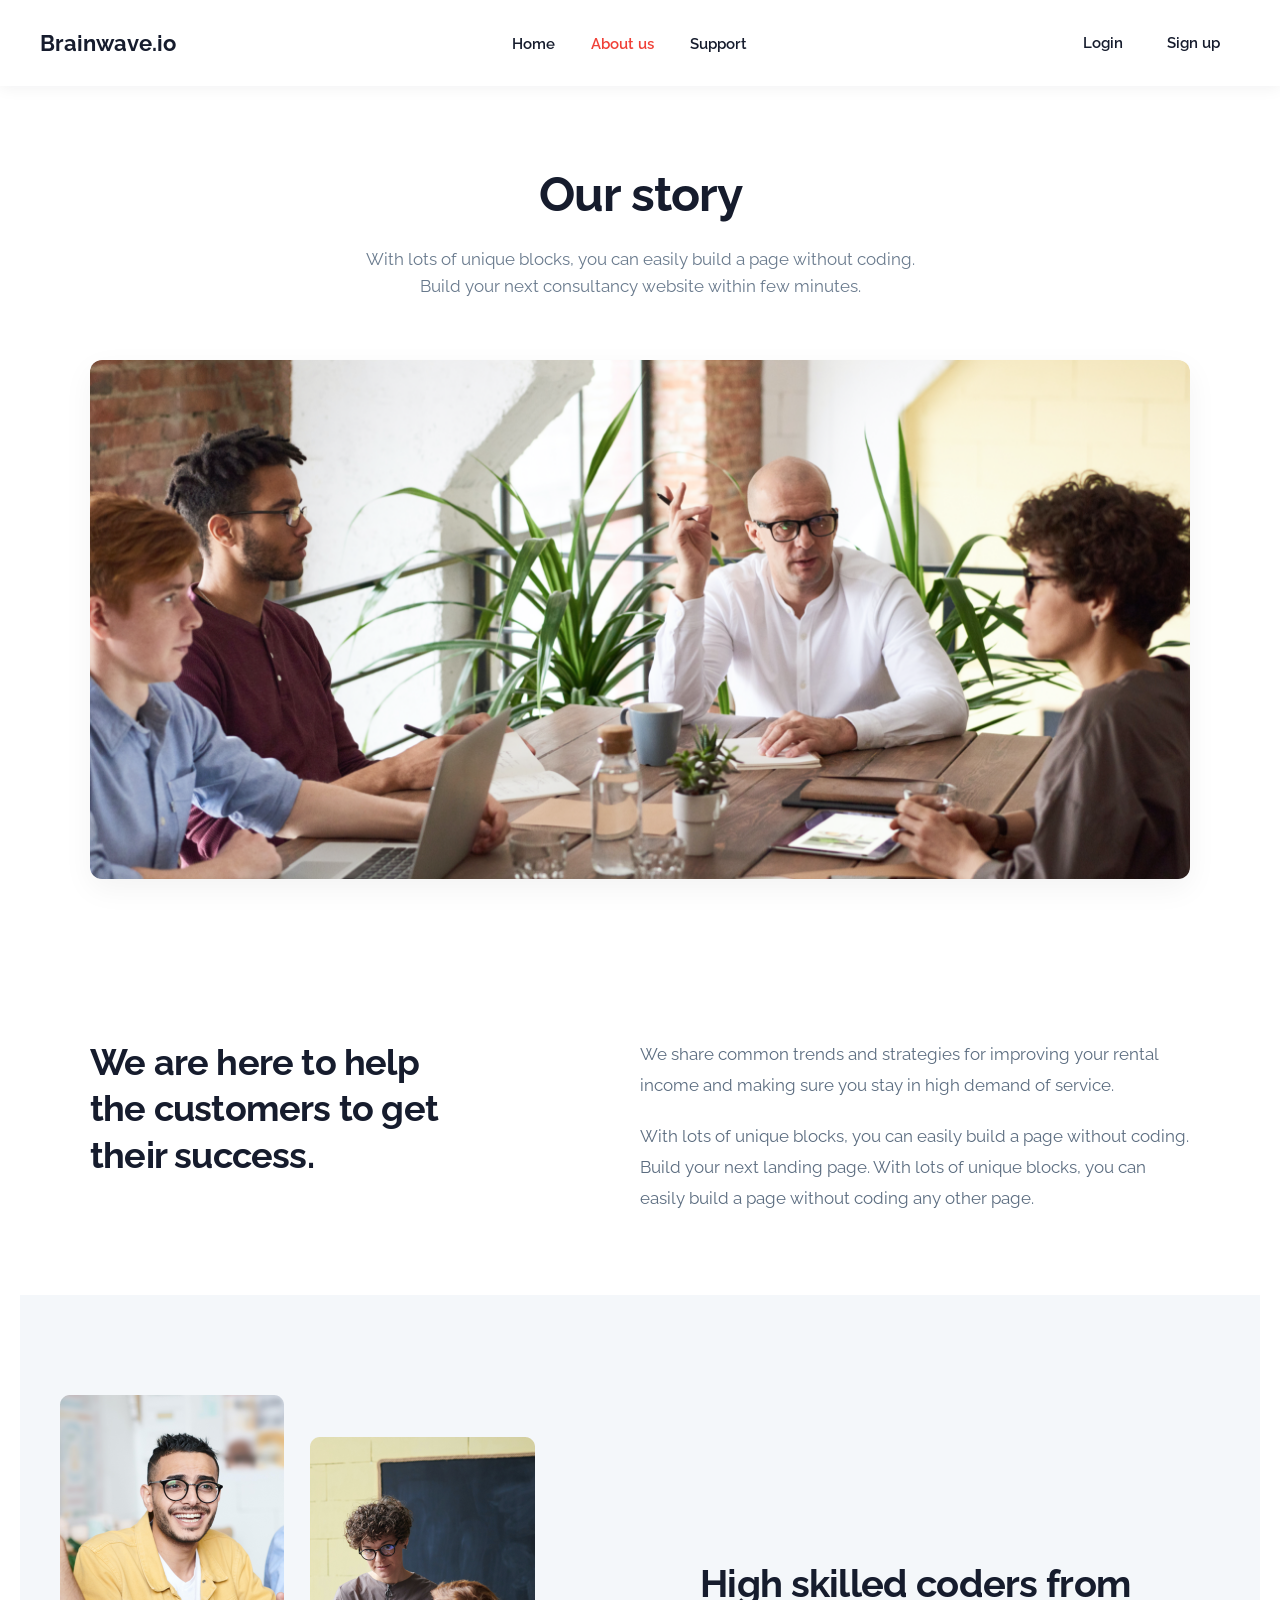
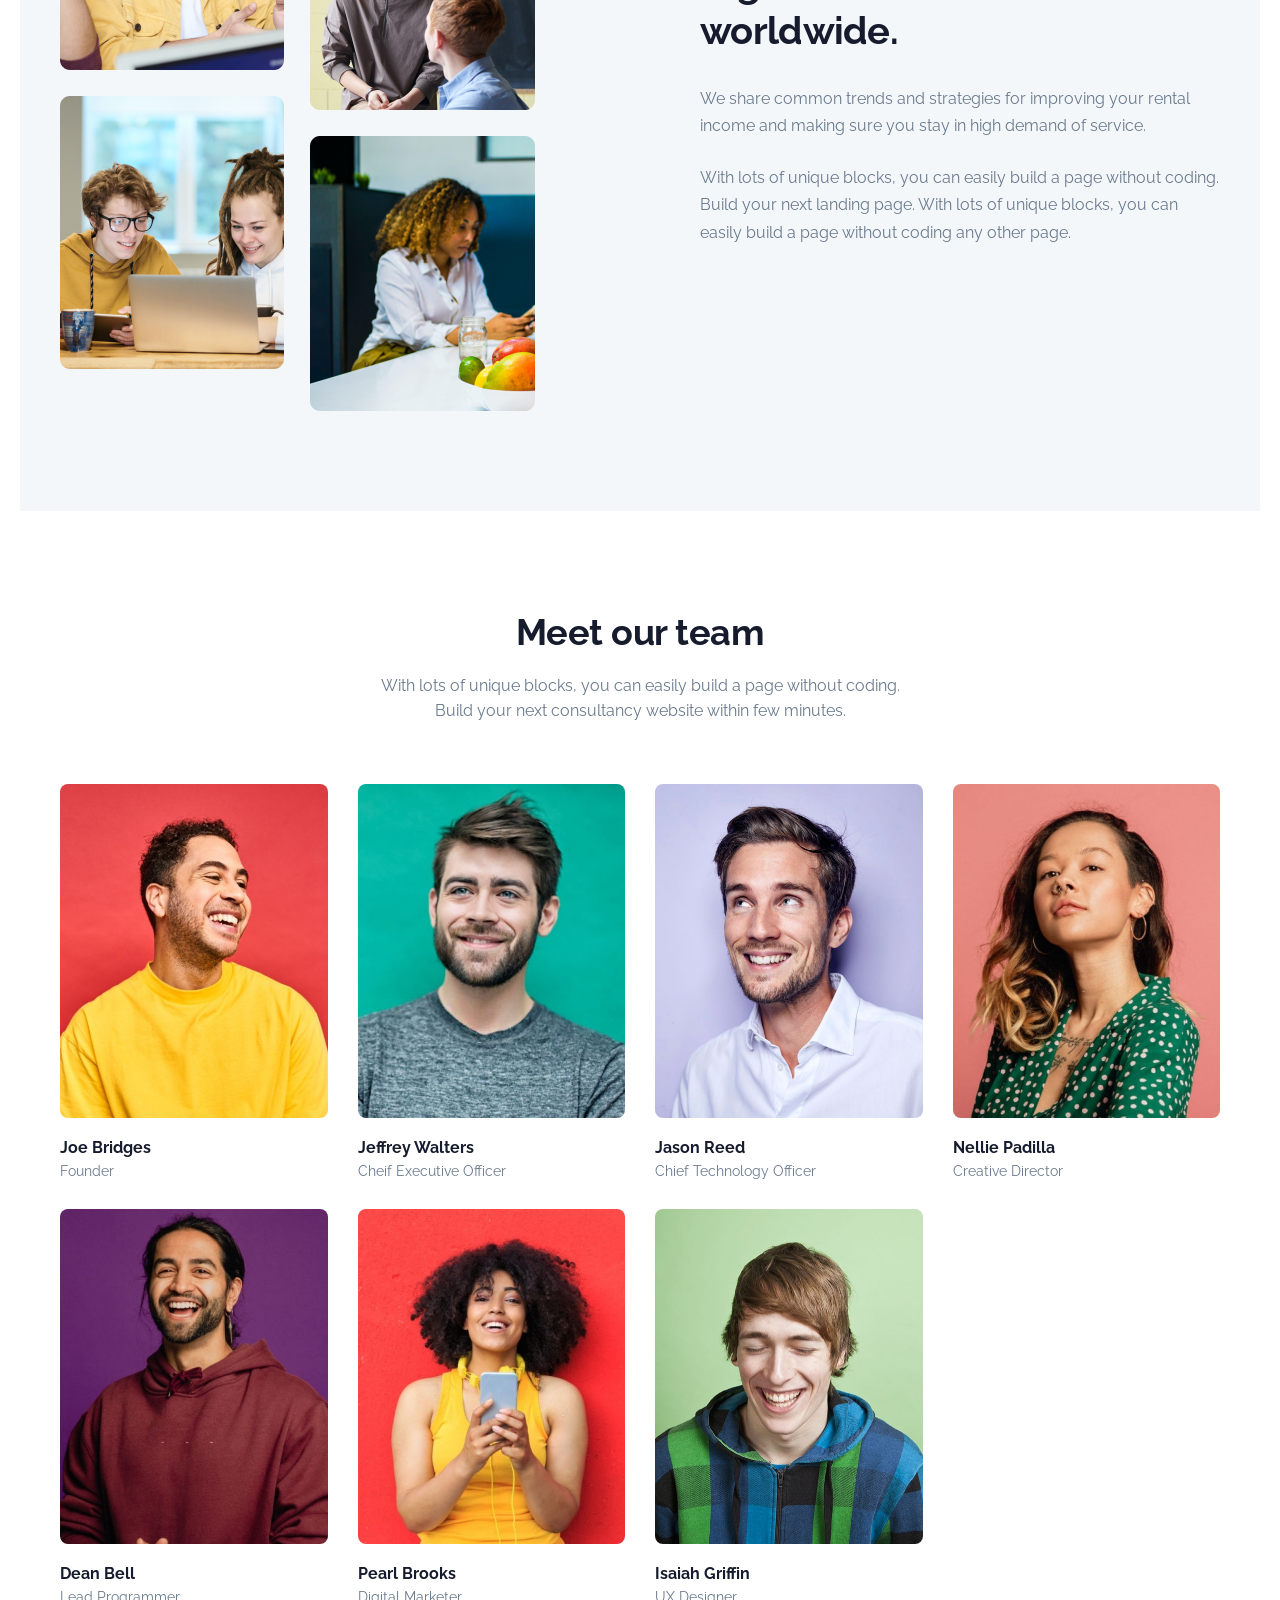
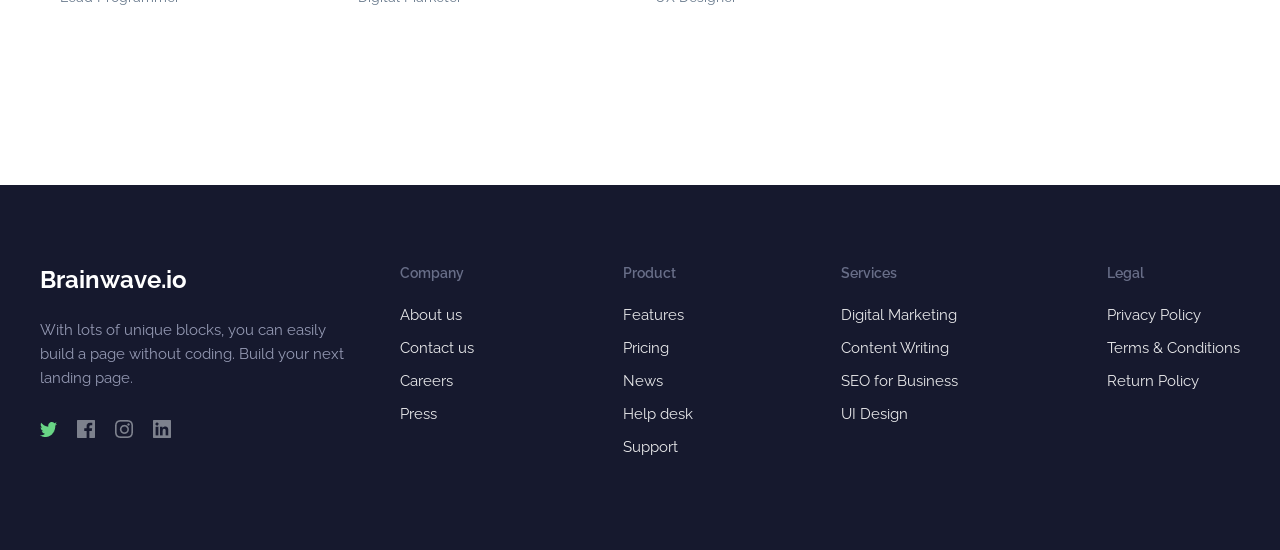
<file: about.html>
<!DOCTYPE html>
<html lang="az">

<head>
    <meta charset="UTF-8">
    <meta name="viewport" content="width=device-width, initial-scale=1.0">
    <title>Our Story - Brainwave.io</title>
    <link rel="stylesheet" href="about.css">

</head>

<body>

    <header class="site-header">

        <div class="navbar-container">
            <div class="logo">Brainwave.io</div>

            <nav class="main-nav">
                <ul>
                    <li><a href="./index.html">Home</a></li>
                    <li><a href="./about.html" class="active">About us</a></li>
                    <li><a href="./support.html">Support</a></li>
                </ul>
            </nav>

            <div class="auth-buttons">
                <a href="./login.html" class="btn-login">Login</a>
                <a href="./sign.html" class="btn-signup">Sign up</a>
            </div>
        </div>
    </header>


    <main class="story-section">
        <div class="story-container">
            <h1 class="story-title">Our story</h1>
            <p class="story-subtitle">
                With lots of unique blocks, you can easily build a page without coding.<br>
                Build your next consultancy website within few minutes.
            </p>

            <div class="image-wrapper">
                <img src="./photos/Image 1.png" alt="Brainwave Team Meeting">
            </div>
        </div>
        <section class="info-section">
            <div class="info-container">


                <div class="info-left">
                    <h2 class="info-title">We are here to help
                        <br>the customers to get
                        <br>their success.
                    </h2>
                </div>
                <div class="right-box">

                    <p class="text-1">We share common trends and strategies for improving your rental income and making
                        sure you
                        stay in high demand of service.</p>
                    <br>
                    <p class="text-2">With lots of unique blocks, you can easily build a page without coding. Build your
                        next
                        landing page. With lots of unique blocks, you can easily build a page without coding any
                        other page.
                    </p>
                </div>
            </div>


            </div>
        </section>
        <section class="team-section">
            <div class="team-container">


                <div class="image-grid">

                    <img src="./photos/image.png" alt="Team member 1">


                </div>


                <div class="team-content">
                    <h2 class="team-title">High skilled coders from worldwide.</h2>
                    <p class="team-text">
                        We share common trends and strategies for improving your rental income and making sure you stay
                        in high demand of service.
                    </p>
                    <p class="team-text">
                        With lots of unique blocks, you can easily build a page without coding. Build your next landing
                        page. With lots of unique blocks, you can easily build a page without coding any other page.
                    </p>
                </div>

            </div>
        </section>
        <section class="team-members-section">
            <div class="container">


                <div class="section-header">
                    <h2 class="section-title">Meet our team</h2>
                    <p class="section-subtitle">
                        With lots of unique blocks, you can easily build a page without coding.<br>
                        Build your next consultancy website within few minutes.
                    </p>
                </div>

                <div class="team-grid">


                    <div class="team-card">
                        <div class="member-image">
                            <img src="./photos/team1.png" alt="Joe Bridges">
                        </div>
                        <h3 class="member-name">Joe Bridges</h3>
                        <p class="member-role">Founder</p>
                    </div>

                    <div class="team-card">
                        <div class="member-image">
                            <img src="./photos/team2.png" alt="Jeffrey Walters">
                        </div>
                        <h3 class="member-name">Jeffrey Walters</h3>
                        <p class="member-role">Cheif Executive Officer</p>
                    </div>


                    <div class="team-card">
                        <div class="member-image">
                            <img src="./photos/team3.png" alt="Jason Reed">
                        </div>
                        <h3 class="member-name">Jason Reed</h3>
                        <p class="member-role">Chief Technology Officer</p>
                    </div>


                    <div class="team-card">
                        <div class="member-image">
                            <img src="./photos/team4.png" alt="Nellie Padilla">
                        </div>
                        <h3 class="member-name">Nellie Padilla</h3>
                        <p class="member-role">Creative Director</p>
                    </div>

                    <div class="team-card">
                        <div class="member-image">
                            <img src="./photos/team5.png" alt="Dean Bell">
                        </div>
                        <h3 class="member-name">Dean Bell</h3>
                        <p class="member-role">Lead Programmer</p>
                    </div>


                    <div class="team-card">
                        <div class="member-image">
                            <img src="./photos/team6.png" alt="Pearl Brooks">
                        </div>
                        <h3 class="member-name">Pearl Brooks</h3>
                        <p class="member-role">Digital Marketer</p>
                    </div>


                    <div class="team-card">
                        <div class="member-image">
                            <img src="./photos/team7.png" alt="Isaiah Griffin">
                        </div>
                        <h3 class="member-name">Isaiah Griffin</h3>
                        <p class="member-role">UX Designer</p>
                    </div>

                </div>
            </div>
        </section>

    </main>
    <footer class="site-footer">
        <div class="footer-container">


            <div class="footer-brand">
                <h3 class="footer-logo">Brainwave.io</h3>
                <p class="footer-desc">
                    With lots of unique blocks, you can easily
                    build a page without coding. Build your
                    next landing page.
                </p>
                <div class="social-icons">
                    <a href="#" class="icon-twitter"><img src="./photos/logo-twitter (1).png" alt="Twitter"
                            class="fa-brands fa-twitter"></i></a>
                    <a href="#" class="icon-facebook"><img src="./photos/logo-facebook (1).png" alt="Facebook"
                            class="fa-brands fa-facebook-f"></i></a>
                    <a href="#" class="icon-instagram"><img src="./photos/logo-instagram (1).png" alt="Instagram"
                            class="fa-brands fa-instagram"></i></a>
                    <a href="#" class="icon-linkedin"><img src="./photos/logo-linkedin.png" alt="LinkedIn"
                            class="fa-brands fa-linkedin-in"></i></a>
                </div>
            </div>


            <div class="footer-links-wrapper">

                <!-- Column 1 -->
                <div class="footer-column">
                    <h3>Company</h3>
                    <ul>
                        <li><a href="#">About us</a></li>
                        <li><a href="#">Contact us</a></li>
                        <li><a href="#">Careers</a></li>
                        <li><a href="#">Press</a></li>
                    </ul>
                </div>

                <!-- Column 2 -->
                <div class="footer-column">
                    <h3>Product</h3>
                    <ul>
                        <li><a href="#">Features</a></li>
                        <li><a href="#">Pricing</a></li>
                        <li><a href="#">News</a></li>
                        <li><a href="#">Help desk</a></li>
                        <li><a href="#">Support</a></li>
                    </ul>
                </div>

                <!-- Column 3 -->
                <div class="footer-column">
                    <h3>Services</h3>
                    <ul>
                        <li><a href="#">Digital Marketing</a></li>
                        <li><a href="#">Content Writing</a></li>
                        <li><a href="#">SEO for Business</a></li>
                        <li><a href="#">UI Design</a></li>
                    </ul>
                </div>

                <!-- Column 4 -->
                <div class="footer-column">
                    <h3>Legal</h3>
                    <ul>
                        <li><a href="#">Privacy Policy</a></li>
                        <li><a href="#">Terms & Conditions</a></li>
                        <li><a href="#">Return Policy</a></li>
                    </ul>
                </div>
            </div>
        </div>
    </footer>
</body>

</html>
</file>
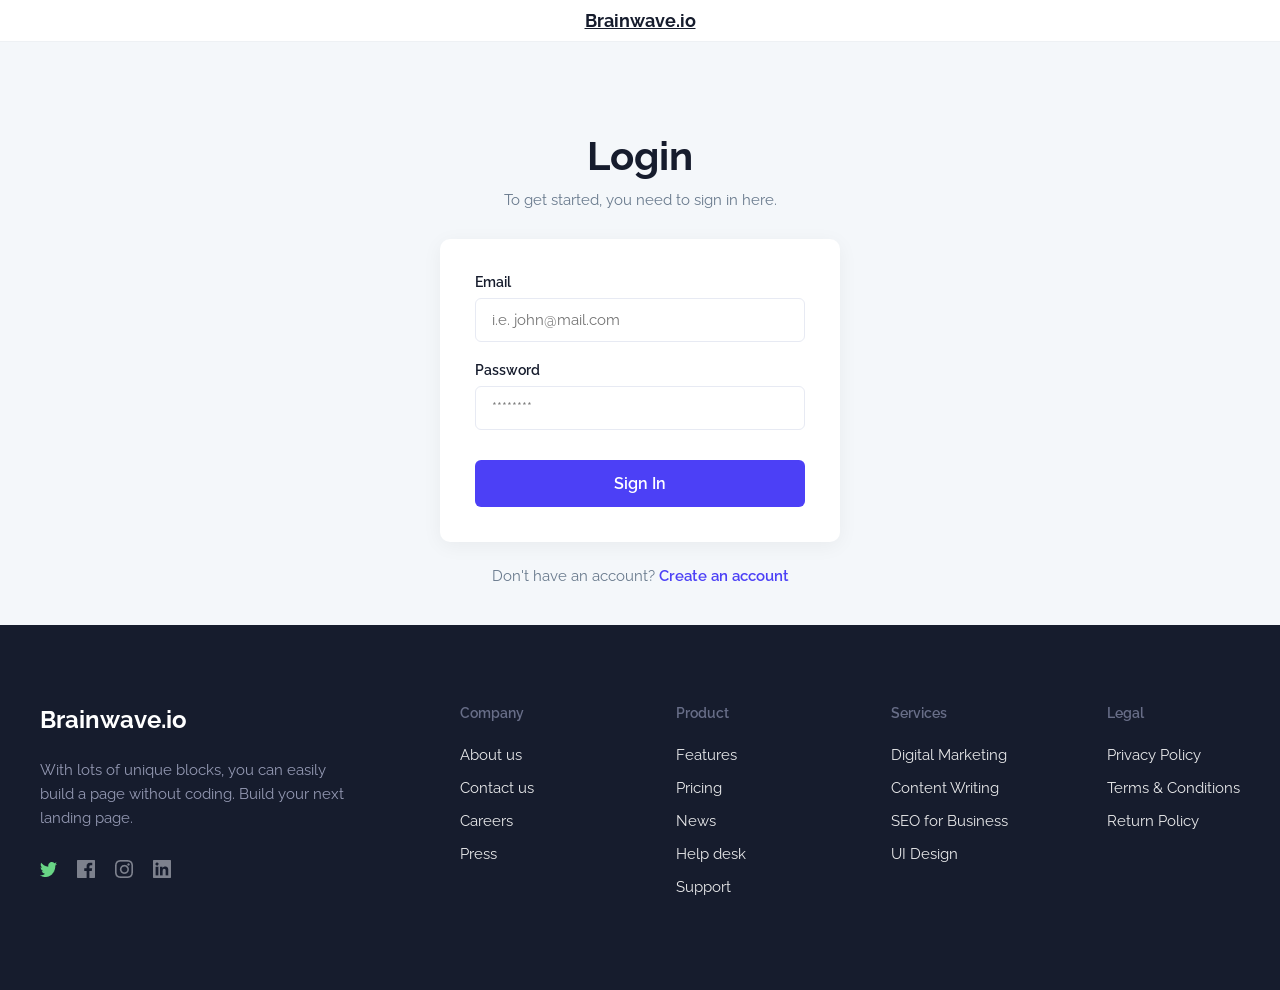
<file: login.html>
<!DOCTYPE html>
<html lang="az">

<head>
    <meta charset="UTF-8">
    <meta name="viewport" content="width=device-width, initial-scale=1.0">
    <title> Brainwave.io</title>
    <link rel="stylesheet" href="login.css">
</head>

<body>

    <div class="topbar">

        <div class="topbar-inner">
            <a href="index.html" class="top-logo">Brainwave.io</a>
        </div>
    </div>

    <div class="login-container">
        <header class="login-header">
            <h2 class="main-title">Login</h2>
            <p class="subtitle">To get started, you need to sign in here.</p>
        </header>

        <!-- Login card -->
        <main class="login-card">
            <form>
                <div class="input-group">
                    <label for="email">Email</label>
                    <input type="email" id="email" placeholder="i.e. john@mail.com" required>
                </div>

                <div class="input-group">
                    <label for="password">Password</label>
                    <input type="password" id="password" placeholder="********" required>
                </div>

                <button type="submit" class="submit-btn">Sign In</button>
            </form>
        </main>

        <footer class="login-footer">
            <p>Don't have an account? <a href="signup.html">Create an account</a></p>
        </footer>
    </div>
    <footer class="site-footer">
        <div class="footer-container">

            <!-- Left-side:  -->
            <div class="footer-brand">
                <h3 class="footer-logo">Brainwave.io</h3>
                <p class="footer-desc">
                    With lots of unique blocks, you can easily
                    build a page without coding. Build your
                    next landing page.
                </p>
                <div class="social-icons">
                    <a href="#" class="icon-twitter"><img src="./photos/logo-twitter (1).png" alt="Twitter"
                            class="fa-brands fa-twitter"></i></a>
                    <a href="#" class="icon-facebook"><img src="./photos/logo-facebook (1).png" alt="Facebook"
                            class="fa-brands fa-facebook-f"></i></a>
                    <a href="#" class="icon-instagram"><img src="./photos/logo-instagram (1).png" alt="Instagram"
                            class="fa-brands fa-instagram"></i></a>
                    <a href="#" class="icon-linkedin"><img src="./photos/logo-linkedin.png" alt="LinkedIn"
                            class="fa-brands fa-linkedin-in"></i></a>
                </div>
            </div>


            <div class="footer-links-wrapper">

                <!-- Column 1 -->
                <div class="footer-column">
                    <h3>Company</h3>
                    <ul>
                        <li><a href="#">About us</a></li>
                        <li><a href="#">Contact us</a></li>
                        <li><a href="#">Careers</a></li>
                        <li><a href="#">Press</a></li>
                    </ul>
                </div>

                <!-- Column 2 -->
                <div class="footer-column">
                    <h3>Product</h3>
                    <ul>
                        <li><a href="#">Features</a></li>
                        <li><a href="#">Pricing</a></li>
                        <li><a href="#">News</a></li>
                        <li><a href="#">Help desk</a></li>
                        <li><a href="#">Support</a></li>
                    </ul>
                </div>

                <!-- Column 3 -->
                <div class="footer-column">
                    <h3>Services</h3>
                    <ul>
                        <li><a href="#">Digital Marketing</a></li>
                        <li><a href="#">Content Writing</a></li>
                        <li><a href="#">SEO for Business</a></li>
                        <li><a href="#">UI Design</a></li>
                    </ul>
                </div>

                <!-- Column 4 -->
                <div class="footer-column">
                    <h3>Legal</h3>
                    <ul>
                        <li><a href="#">Privacy Policy</a></li>
                        <li><a href="#">Terms & Conditions</a></li>
                        <li><a href="#">Return Policy</a></li>
                    </ul>
                </div>

            </div>
        </div>
    </footer>
</body>

</html>
</file>
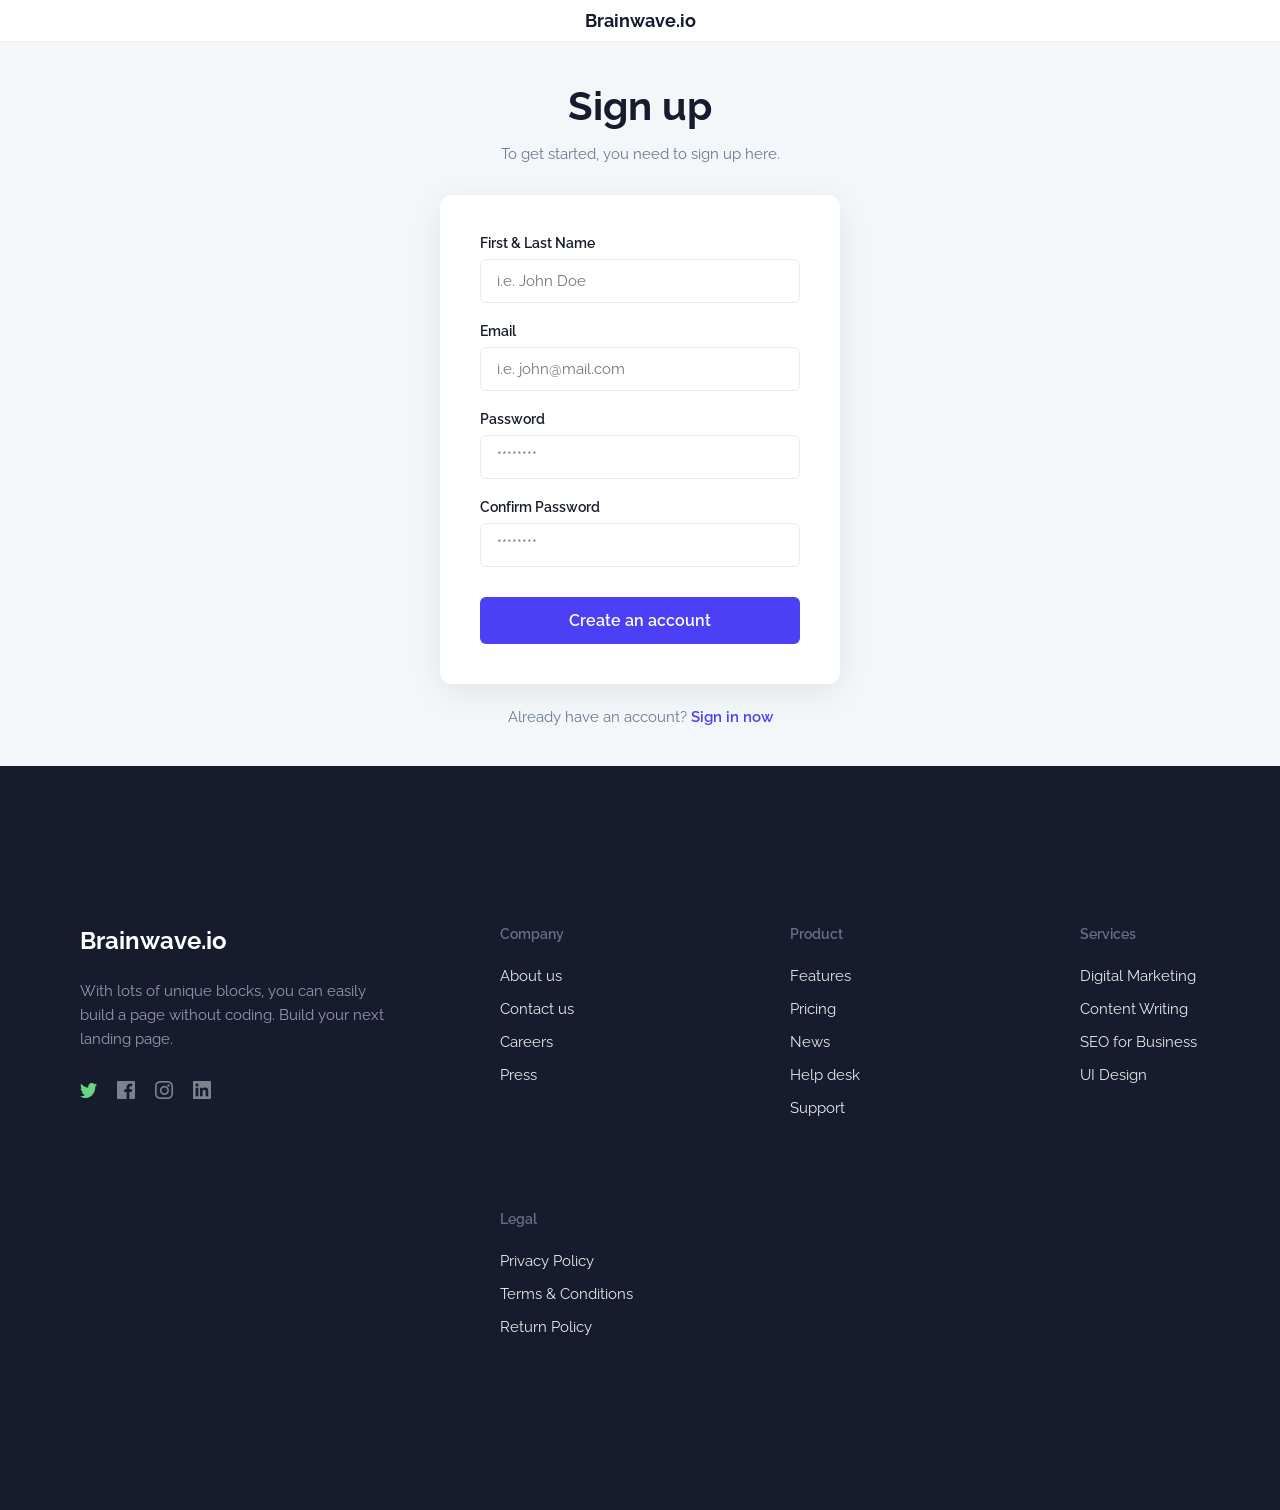
<file: sign.html>
<!DOCTYPE html>
<html lang="az">

<head>
    <meta charset="UTF-8">
    <meta name="viewport" content="width=device-width, initial-scale=1.0">
    <title>Qeydiyyat Səhifəsi - Brainwave.io</title>
    <link rel="stylesheet" href="sign.css">
</head>

<body>

    <div class="topbar">
        <div class="topbar-inner">
            <h1 class="top-logo">Brainwave.io</h1>
        </div>
    </div>
    <div class="signup-container">
        <h2 class="main-title">Sign up</h2>
        <p class="subtitle">To get started, you need to sign up here.</p>

        <main class="signup-card">
            <form>
                <div class="input-group">
                    <label for="fullname">First & Last Name</label>
                    <input type="text" id="fullname" placeholder="i.e. John Doe" required>
                </div>

                <div class="input-group">
                    <label for="email">Email</label>
                    <input type="email" id="email" placeholder="i.e. john@mail.com" required>
                </div>

                <div class="input-group">
                    <label for="password">Password</label>
                    <input type="password" id="password" placeholder="********" required>
                </div>

                <div class="input-group">
                    <label for="confirm-password">Confirm Password</label>
                    <input type="password" id="confirm-password" placeholder="********" required>
                </div>

                <button type="submit" class="submit-btn">Create an account</button>
            </form>
        </main>


        <footer class="signup-footer">
            <p>Already have an account? <a href="#">Sign in now</a></p>
        </footer>
    </div>



    <footer class="site-footer">
        <div class="footer-container">


        </div>
        <footer class="site-footer">
            <div class="footer-container">

                <!-- Left-side:  -->
                <div class="footer-brand">
                    <h3 class="footer-logo">Brainwave.io</h2>
                        <p class="footer-desc">
                            With lots of unique blocks, you can easily
                            build a page without coding. Build your
                            next landing page.
                        </p>
                        <div class="social-icons">
                            <a href="#" class="icon-twitter"><img src="./photos/logo-twitter (1).png" alt="Twitter"
                                    class="fa-brands fa-twitter"></i></a>
                            <a href="#" class="icon-facebook"><img src="./photos/logo-facebook (1).png" alt="Facebook"
                                    class="fa-brands fa-facebook-f"></i></a>
                            <a href="#" class="icon-instagram"><img src="./photos/logo-instagram (1).png"
                                    alt="Instagram" class="fa-brands fa-instagram"></i></a>
                            <a href="#" class="icon-linkedin"><img src="./photos/logo-linkedin.png" alt="LinkedIn"
                                    class="fa-brands fa-linkedin-in"></i></a>
                        </div>
                </div>


                <div class="footer-links-wrapper">

                    <!-- Column 1 -->
                    <div class="footer-column">
                        <h3>Company</h3>
                        <ul>
                            <li><a href="#">About us</a></li>
                            <li><a href="#">Contact us</a></li>
                            <li><a href="#">Careers</a></li>
                            <li><a href="#">Press</a></li>
                        </ul>
                    </div>

                    <!-- Column 2 -->
                    <div class="footer-column">
                        <h3>Product</h3>
                        <ul>
                            <li><a href="#">Features</a></li>
                            <li><a href="#">Pricing</a></li>
                            <li><a href="#">News</a></li>
                            <li><a href="#">Help desk</a></li>
                            <li><a href="#">Support</a></li>
                        </ul>
                    </div>

                    <!-- Column 3 -->
                    <div class="footer-column">
                        <h3>Services</h3>
                        <ul>
                            <li><a href="#">Digital Marketing</a></li>
                            <li><a href="#">Content Writing</a></li>
                            <li><a href="#">SEO for Business</a></li>
                            <li><a href="#">UI Design</a></li>
                        </ul>
                    </div>

                    <!-- Column 4 -->
                    <div class="footer-column">
                        <h3>Legal</h3>
                        <ul>
                            <li><a href="#">Privacy Policy</a></li>
                            <li><a href="#">Terms & Conditions</a></li>
                            <li><a href="#">Return Policy</a></li>
                        </ul>
                    </div>

                </div>
            </div>
        </footer>
</body>

</html>
</file>
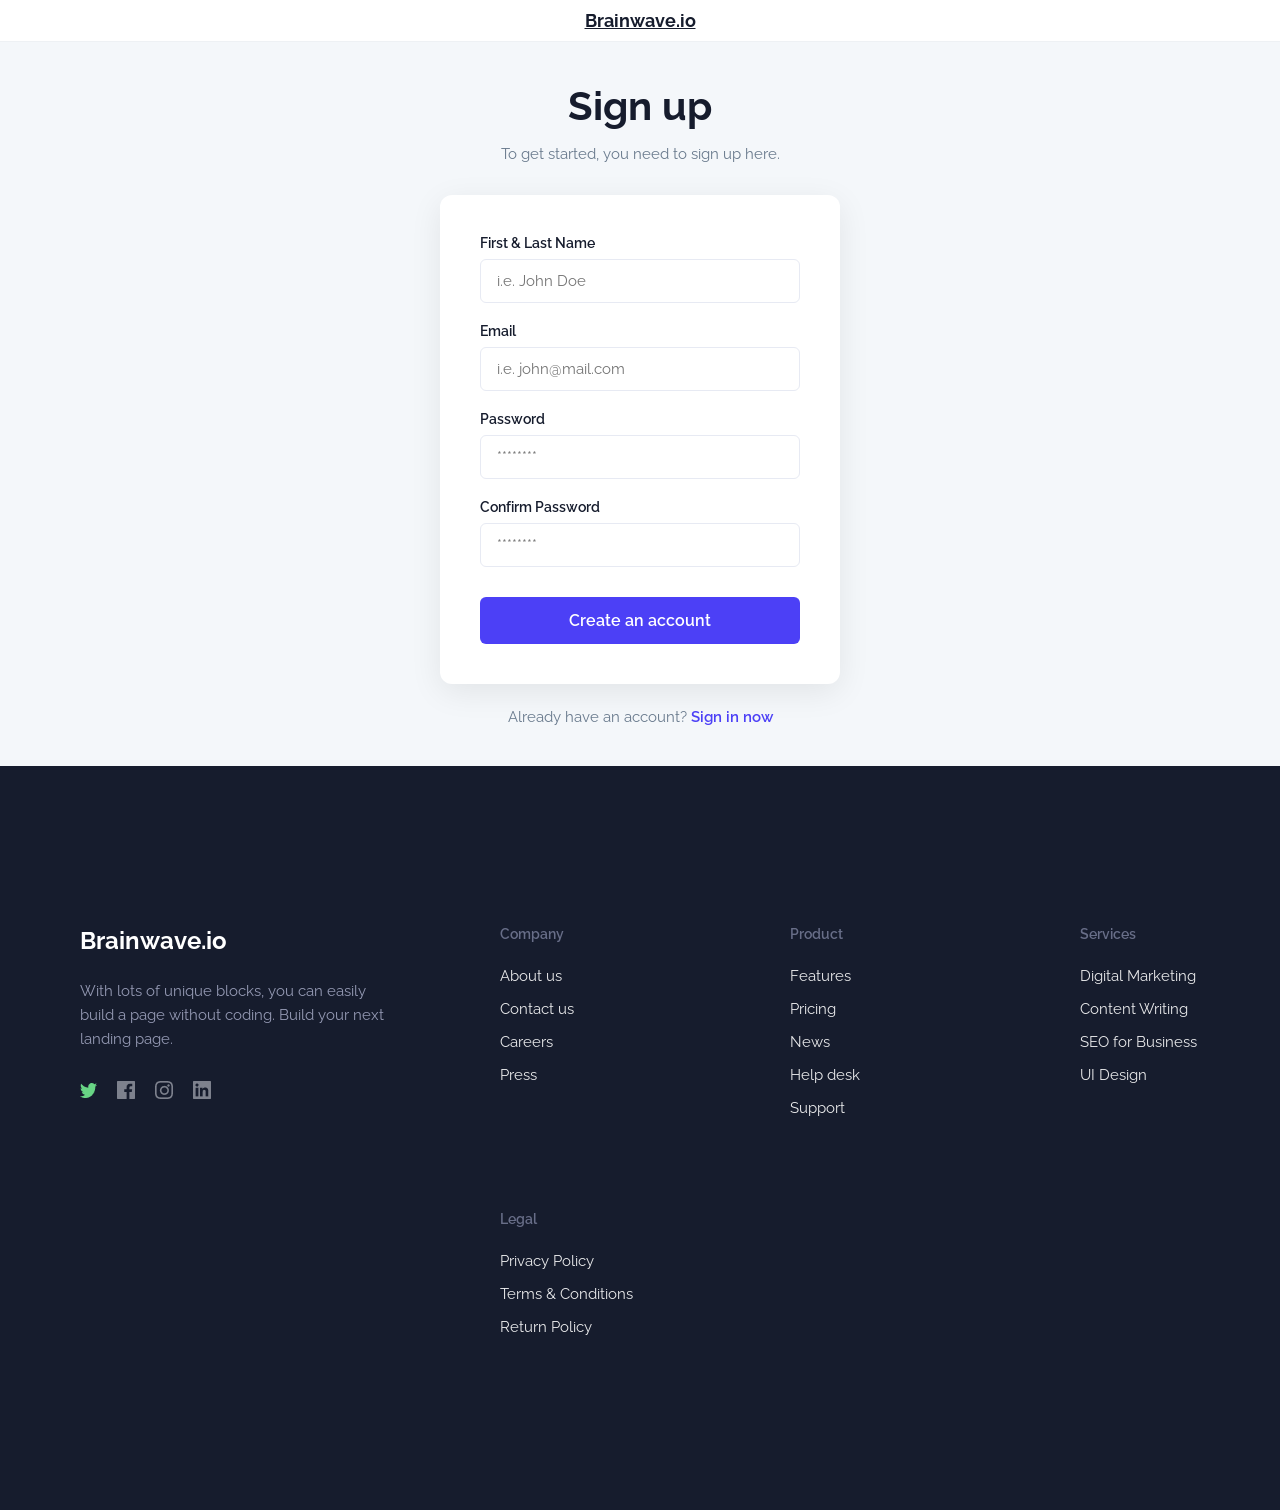
<file: signup.html>
<!DOCTYPE html>
<html lang="az">

<head>
    <meta charset="UTF-8">
    <meta name="viewport" content="width=device-width, initial-scale=1.0">
    <title>Qeydiyyat Səhifəsi - Brainwave.io</title>
    <link rel="stylesheet" href="sign.css">
</head>

<body>

    <div class="topbar">
        <div class="topbar-inner">
            <a href="index.html" class="top-logo">Brainwave.io</a>
        </div>
    </div>
    <div class="signup-container">
        <h2 class="main-title">Sign up</h2>
        <p class="subtitle">To get started, you need to sign up here.</p>

        <main class="signup-card">
            <form>
                <div class="input-group">
                    <label for="fullname">First & Last Name</label>
                    <input type="text" id="fullname" placeholder="i.e. John Doe" required>
                </div>

                <div class="input-group">
                    <label for="email">Email</label>
                    <input type="email" id="email" placeholder="i.e. john@mail.com" required>
                </div>

                <div class="input-group">
                    <label for="password">Password</label>
                    <input type="password" id="password" placeholder="********" required>
                </div>

                <div class="input-group">
                    <label for="confirm-password">Confirm Password</label>
                    <input type="password" id="confirm-password" placeholder="********" required>
                </div>

                <button type="submit" class="submit-btn">Create an account</button>
            </form>
        </main>


        <footer class="signup-footer">
            <p>Already have an account? <a href="login.html">Sign in now</a></p>
        </footer>
    </div>



    <footer class="site-footer">
        <div class="footer-container">


        </div>
        <footer class="site-footer">
            <div class="footer-container">

                <!-- Left-side:  -->
                <div class="footer-brand">
                    <h3 class="footer-logo">Brainwave.io</h2>
                        <p class="footer-desc">
                            With lots of unique blocks, you can easily
                            build a page without coding. Build your
                            next landing page.
                        </p>
                        <div class="social-icons">
                            <a href="#" class="icon-twitter"><img src="./photos/logo-twitter (1).png" alt="Twitter"
                                    class="fa-brands fa-twitter"></i></a>
                            <a href="#" class="icon-facebook"><img src="./photos/logo-facebook (1).png" alt="Facebook"
                                    class="fa-brands fa-facebook-f"></i></a>
                            <a href="#" class="icon-instagram"><img src="./photos/logo-instagram (1).png"
                                    alt="Instagram" class="fa-brands fa-instagram"></i></a>
                            <a href="#" class="icon-linkedin"><img src="./photos/logo-linkedin.png" alt="LinkedIn"
                                    class="fa-brands fa-linkedin-in"></i></a>
                        </div>
                </div>


                <div class="footer-links-wrapper">

                    <!-- Column 1 -->
                    <div class="footer-column">
                        <h3>Company</h3>
                        <ul>
                            <li><a href="#">About us</a></li>
                            <li><a href="#">Contact us</a></li>
                            <li><a href="#">Careers</a></li>
                            <li><a href="#">Press</a></li>
                        </ul>
                    </div>

                    <!-- Column 2 -->
                    <div class="footer-column">
                        <h3>Product</h3>
                        <ul>
                            <li><a href="#">Features</a></li>
                            <li><a href="#">Pricing</a></li>
                            <li><a href="#">News</a></li>
                            <li><a href="#">Help desk</a></li>
                            <li><a href="#">Support</a></li>
                        </ul>
                    </div>

                    <!-- Column 3 -->
                    <div class="footer-column">
                        <h3>Services</h3>
                        <ul>
                            <li><a href="#">Digital Marketing</a></li>
                            <li><a href="#">Content Writing</a></li>
                            <li><a href="#">SEO for Business</a></li>
                            <li><a href="#">UI Design</a></li>
                        </ul>
                    </div>

                    <!-- Column 4 -->
                    <div class="footer-column">
                        <h3>Legal</h3>
                        <ul>
                            <li><a href="#">Privacy Policy</a></li>
                            <li><a href="#">Terms & Conditions</a></li>
                            <li><a href="#">Return Policy</a></li>
                        </ul>
                    </div>

                </div>
            </div>
        </footer>
</body>

</html>
</file>
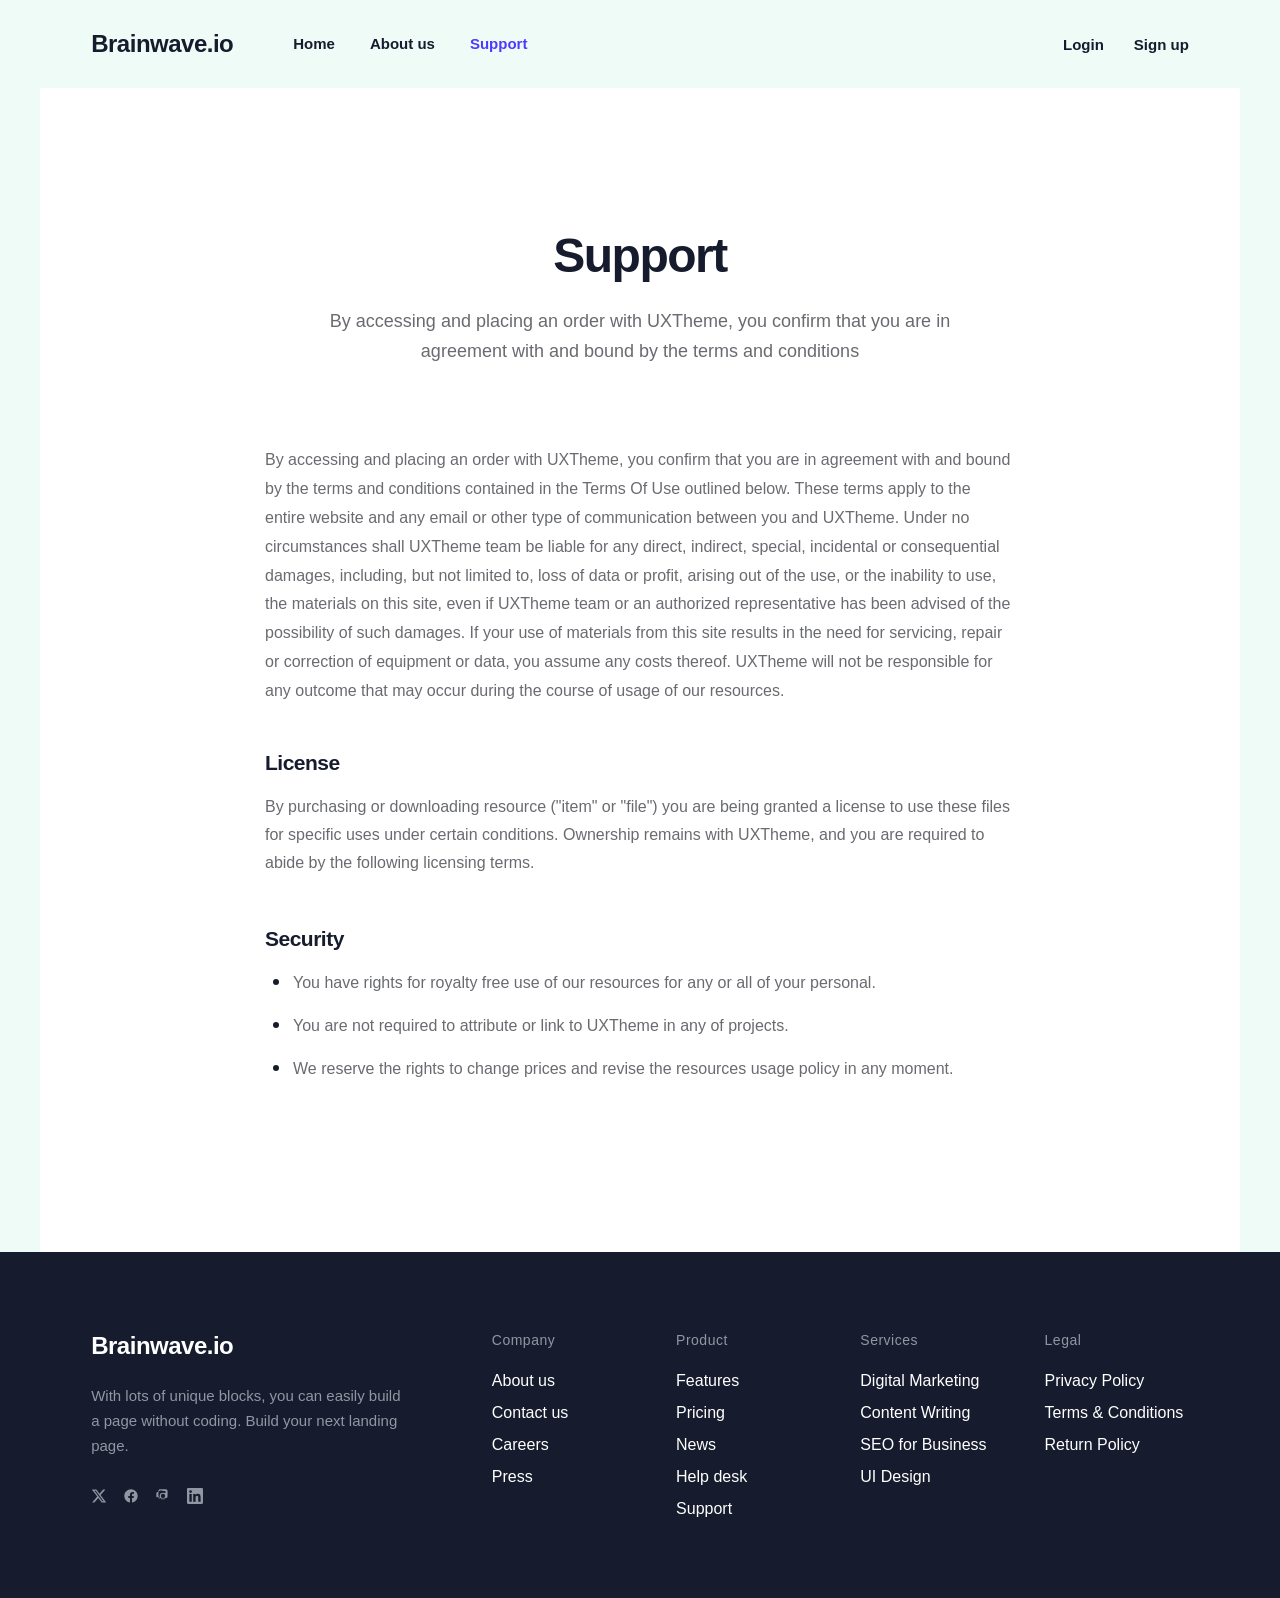
<file: support.html>
<!DOCTYPE html>
<html lang="en">
<head>
    <meta charset="UTF-8">
    <meta name="viewport" content="width=device-width, initial-scale=1.0">
    <title>Support & Terms - Brainwave.io</title>
    <link rel="stylesheet" href="style.css">
    <style>
        /* ==========================================================================
   Support & Terms Page Stylesheet
   ========================================================================== */

/* 1. Ümumi Dəyişənlər (Əsas üslub qaydaları ilə uyğunluq üçün) */
:root {
    --primary-color: #161c2d;   /* Figma-dakı tünd göy/qara rəng */
    --accent-color: #4c3aff;    /* Parlaq bənövşəyi */
    --text-muted: #696b70;      /* Yumşaq boz mətn rəngi */
}

/* 2. Səhifənin Ümumi Layout-u */
.support-page {
    padding-top: 140px;         /* Header-in (navbar) altında boğulmaması üçün yuxarı məsafə */
    padding-bottom: 120px;
    background-color: #ffffff;  /* Tam ağ fon */
}

/* 3. Mərkəzi Başlıq Sahəsi */
.support-header {
    text-align: center;
    max-width: 680px;           /* Başlığın sətirlərinin estetik bölünməsi üçün */
    margin: 0 auto 80px auto;   /* Altdakı əsas mətn bloku ilə məsafə */
}

.support-header h1 {
    font-size: clamp(38px, 5.2vw, 48px); /* Ekran ölçüsünə görə responsiv böyüyən şrift */
    font-weight: 800;
    color: var(--primary-color);
    letter-spacing: -1.5px;
    margin-bottom: 24px;
}

.support-header .subtitle {
    font-size: 18px;
    line-height: 1.65;
    color: var(--text-muted);
}

/* 4. Əsas Mətn Gövdəsi */
.support-body {
    max-width: 750px;           /* Oxunma rahatlığını (readability) qorumaq üçün ideal sətir eni */
    margin: 0 auto;             /* Səhifənin ortasında bərabər durması üçün */
}

/* Giriş Paraqrafı */
.lead-text {
    font-size: 16px;
    line-height: 1.8;           /* Geniş və rahat oxunan sətirarası məsafə */
    color: var(--text-muted);
    margin-bottom: 45px;
}

/* 5. Alt Bölmələr (License, Security) */
.support-section-block {
    margin-bottom: 50px;
}

.support-section-block h2 {
    font-size: 21px;
    font-weight: 700;
    color: var(--primary-color);
    margin-bottom: 18px;
    letter-spacing: -0.5px;
}

.support-section-block p {
    font-size: 16px;
    line-height: 1.75;
    color: var(--text-muted);
}

/* 6. Siyahı Strukturu (Security altındakı bəndlər) */
.support-list {
    list-style: none;           /* Brauzerin standart eybəcər dairələrini sıfırlayırıq */
    display: flex;
    flex-direction: column;
    gap: 16px;                  /* Maddələr arasındakı şaquli boşluq */
}

.support-list li {
    font-size: 16px;
    line-height: 1.7;
    color: var(--text-muted);
    position: relative;
    padding-left: 28px;         /* Sol tərəfdə nöqtə üçün xüsusi boşluq yaradırıq */
}

/* Figma-dakı kiçik minimalist qara dairələrin CSS pseudo-element ilə qurulması */
.support-list li::before {
    content: "";
    position: absolute;
    left: 8px;
    top: 10px;                  /* İlk sətirin mətni ilə eyni mərkəzi bərabərlikdə */
    width: 6px;
    height: 6px;
    background-color: var(--primary-color); /* Loqo rəngində estetik kiçik nöqtə */
    border-radius: 50%;
}

/* ==========================================================================
   7. Support Page Responsivlik (Mobil Adaptasiya)
   ========================================================================== */

@media (max-width: 768px) {
    .support-page {
        padding-top: 100px;
        padding-bottom: 80px;
    }

    .support-header {
        margin-bottom: 50px;
    }

    /* Mobildə gözün yorulmaması üçün font və sətir sıxlıq tənzimləmələri */
    .lead-text, 
    .support-section-block p, 
    .support-list li {
        font-size: 15px;
        line-height: 1.7;
    }
}

/* ==========================================
   13. Preloader (Yüklənmə Ekranı)
   ========================================== */

#preloader {
    position: fixed;
    top: 0;
    left: 0;
    width: 100%;
    height: 100vh;
    background-color: #ffffff; /* Səhifə açılana qədər təmiz ağ fon */
    z-index: 99999; /* Saytdakı hər bir elementin mütləq üstündə durması üçün */
    display: flex;
    align-items: center;
    justify-content: center;
    transition: opacity 0.5s ease, visibility 0.5s ease; /* İncə itmə effekti */
}

.loader-content {
    display: flex;
    flex-direction: column;
    align-items: center;
    gap: 20px;
}

/* Fırlanan Bənövşəyi Dairə */
.spinner {
    width: 50px;
    height: 50px;
    border: 3px solid #eceef2; /* İncə boz altlıq dairəsi */
    border-top: 3px solid #4c3aff; /* Səhifənin əsas bənövşəyi rəngi */
    border-radius: 50%;
    animation: spin 1s linear infinite; /* Sonsuz fırlanma animasiyası */
}

/* Loqo Mətni */
.loader-logo {
    font-size: 20px;
    font-weight: 800;
    color: #161c2d;
    letter-spacing: -0.5px;
}

/* Fırlanma Animasiyasının Qaydası (Keyframes) */
@keyframes spin {
    0% {
        transform: rotate(0deg);
    }
    100% {
        transform: rotate(360deg);
    }
}

/* Səhifə yükləndikdə JS vasitəsilə əlavə olunacaq sinif (Kodu gizlədir) */
#preloader.fade-out {
    opacity: 0;
    visibility: hidden;
}
    </style>
</head>
<body>
    <div id="preloader">
        <div class="loader-content">
            <div class="spinner"></div>
            <div class="loader-logo">Brainwave.io</div>
        </div>
    </div>
    <header class="site-header container">
        <div class="nav-left">
            <div class="logo">Brainwave.io</div>
            <ul class="nav-links">
                <li><a href="index.html">Home</a></li>
                <li><a href="about.html">About us</a></li>
                <li><a href="support.html" class="active">Support</a></li>
            </ul>
        </div>
        <div class="nav-auth">
            <a href="login.html" class="login-btn">Login</a>
            <a href="signup.html" class="signup-btn">Sign up</a>
        </div>
    </header>

    <main class="support-page container">
        
        <div class="support-header">
            <h1>Support</h1>
            <p class="subtitle">By accessing and placing an order with UXTheme, you confirm that you are in agreement with and bound by the terms and conditions</p>
        </div>

        <div class="support-body">
            
            <p class="lead-text">
                By accessing and placing an order with UXTheme, you confirm that you are in agreement with and bound by the terms and conditions contained in the Terms Of Use outlined below. These terms apply to the entire website and any email or other type of communication between you and UXTheme. Under no circumstances shall UXTheme team be liable for any direct, indirect, special, incidental or consequential damages, including, but not limited to, loss of data or profit, arising out of the use, or the inability to use, the materials on this site, even if UXTheme team or an authorized representative has been advised of the possibility of such damages. If your use of materials from this site results in the need for servicing, repair or correction of equipment or data, you assume any costs thereof. UXTheme will not be responsible for any outcome that may occur during the course of usage of our resources.
            </p>

            <section class="support-section-block">
                <h2>License</h2>
                <p>
                    By purchasing or downloading resource ("item" or "file") you are being granted a license to use these files for specific uses under certain conditions. Ownership remains with UXTheme, and you are required to abide by the following licensing terms.
                </p>
            </section>

            <section class="support-section-block">
                <h2>Security</h2>
                <ul class="support-list">
                    <li>You have rights for royalty free use of our resources for any or all of your personal.</li>
                    <li>You are not required to attribute or link to UXTheme in any of projects.</li>
                    <li>We reserve the rights to change prices and revise the resources usage policy in any moment.</li>
                </ul>
            </section>

        </div>
    </main>

    <footer class="site-footer">
        <div class="container footer-grid">
            
            <div class="footer-brand">
                <div class="footer-logo">Brainwave.io</div>
                <p>With lots of unique blocks, you can easily build a page without coding. Build your next landing page.</p>
                
                <div class="social-links">
                    <a href="#" class="social-icon">
                        <svg width="16" height="16" fill="currentColor" viewBox="0 0 24 24"><path d="M18.244 2.25h3.308l-7.227 8.26 8.502 11.24H16.17l-5.214-6.817L4.99 21.75H1.68l7.73-8.835L1.254 2.25H8.08l4.713 6.231zm-1.161 17.52h1.833L7.084 4.126H5.117z"/></svg>
                    </a>
                    <a href="#" class="social-icon">
                        <svg width="16" height="16" fill="currentColor" viewBox="0 0 24 24"><path d="M22 12c0-5.523-4.477-10-10-10S2 6.477 2 12c0 4.991 3.657 9.128 8.438 9.878v-6.987h-2.54V12h2.54V9.797c0-2.506 1.492-3.89 3.777-3.89 1.094 0 2.238.195 2.238.195v2.46h-1.26c-1.243 0-1.63.771-1.63 1.562V12h2.773l-.443 2.89h-2.33v6.988C18.343 21.128 22 16.991 22 12z"/></svg>
                    </a>
                    <a href="#" class="social-icon">
                        <svg width="16" height="16" fill="currentColor" viewBox="0 0 24 24"><path d="M12.315 2c2.43 0 2.784.01 3.71.054 1.939.089 2.715.867 2.804 2.804.044.926.054 1.281.054 3.71s-.01 2.784-.054 3.71c-.089 1.938-.866 2.714-2.804 2.804-.926.044-1.281.054-3.71.054s-2.784-.01-3.71-.054c-1.939-.089-2.715-.866-2.804-2.804C2.01 14.752 2 14.397 2 11.97s.01-2.784.054-3.71c.089-1.939.866-2.715 2.804-2.804C5.754 2.01 6.109 2 8.535 2c2.43 0 2.784.01 3.71.054zm-.315 1.8c-2.388 0-2.671.009-3.613.053-.1.004-.3.022-.52.062a3.633 3.633 0 0 0-1.298.484 2.458 2.458 0 0 0-.917.917c-.208.354-.367.753-.442 1.299-.044.942-.054 1.224-.054 3.612s.01 2.67.054 3.613c.041.53.111.83.2.984.18.324.425.568.749.749.155.09.454.16.985.2.942.044 1.224.054 3.612.054s2.67-.01 3.613-.054c.53-.042.83-.112.984-.2.324-.18.568-.425.749-.749.09-.155.16-.454.2-.985.044-.942.054-1.224.054-3.612s-.01-2.67-.054-3.613c-.042-.53-.112-.83-.2-.984a2.456 2.456 0 0 0-.749-.749c-.155-.09-.454-.16-.985-.2-.943-.044-1.224-.054-3.613-.054zm0 3.15a5.025 5.025 0 1 1 0 10.05 5.025 5.025 0 0 1 0-10.05zm0 1.8a3.225 3.225 0 1 0 0 6.45 3.225 3.225 0 0 0 0-6.45zm5.11-.9a1.17 1.17 0 1 1-2.34 0 1.17 1.17 0 0 1 2.34 0z"/></path></svg>
                    </a>
                    <a href="#" class="social-icon">
                        <svg width="16" height="16" fill="currentColor" viewBox="0 0 24 24"><path d="M22.23 0H1.77C.8 0 0 .77 0 1.72v20.56C0 23.23.8 24 1.77 24h20.46c.98 0 1.77-.77 1.77-1.72V1.72C24 .77 23.2 0 22.23 0zM7.12 20.45H3.56V9H7.12v11.45zM5.34 7.43c-1.14 0-2.06-.92-2.06-2.06 0-1.14.92-2.06 2.06-2.06 1.14 0 2.06.92 2.06 2.06 0 1.14-.92 2.06-2.06 2.06zm15.11 13.02h-3.56v-5.6c0-1.34-.03-3.05-1.86-3.05-1.86 0-2.14 1.45-2.14 2.95v5.7H9.31V9h3.42v1.56h.05c.48-.9 1.64-1.85 3.37-1.85 3.6 0 4.27 2.37 4.27 5.45v6.29z"/></svg>
                    </a>
                </div>
            </div>

            <div class="footer-links-column">
                <h3>Company</h3>
                <ul>
                    <li><a href="#">About us</a></li>
                    <li><a href="#">Contact us</a></li>
                    <li><a href="#">Careers</a></li>
                    <li><a href="#">Press</a></li>
                </ul>
            </div>

            <div class="footer-links-column">
                <h3>Product</h3>
                <ul>
                    <li><a href="#">Features</a></li>
                    <li><a href="#">Pricing</a></li>
                    <li><a href="#">News</a></li>
                    <li><a href="#">Help desk</a></li>
                    <li><a href="#">Support</a></li>
                </ul>
            </div>

            <div class="footer-links-column">
                <h3>Services</h3>
                <ul>
                    <li><a href="#">Digital Marketing</a></li>
                    <li><a href="#">Content Writing</a></li>
                    <li><a href="#">SEO for Business</a></li>
                    <li><a href="#">UI Design</a></li>
                </ul>
            </div>

            <div class="footer-links-column">
                <h3>Legal</h3>
                <ul>
                    <li><a href="#">Privacy Policy</a></li>
                    <li><a href="#">Terms & Conditions</a></li>
                    <li><a href="#">Return Policy</a></li>
                </ul>
            </div>

        </div>
    </footer>
   <script>
        window.addEventListener('load', function() {
            const preloader = document.getElementById('preloader');
            // Səhifə tam yükləndikdə 'fade-out' klassını əlavə edirik
            preloader.classList.add('fade-out');
            
            // Animasiya bitdikdən sonra elementi DOM-dan tamamilə gizlətmək üçün (isteğe bağlı)
            setTimeout(() => {
                preloader.style.display = 'none';
            }, 500);
        });
    </script>
</body>
</html>
</file>
<file: about.css>
@import url("https://fonts.googleapis.com/css2?family=Raleway:ital,wght@0,100..900;1,100..900&family=Roboto:ital,wght@0,100..900;1,100..900&display=swap");

* {
  margin: 0;
  padding: 0;
  box-sizing: border-box;
  font-family: "Raleway", "Roboto", sans-serif;
}

body {
  background-color: #ffffff;
  color: #161c2d;
}

.site-header {
  width: 100%;
  padding: 20px 40px;
  background-color: #ffffff;
}

.navbar-container {
  max-width: 1200px;
  margin: 0 auto;
  display: flex;
  justify-content: space-between;
  align-items: center;
}

.logo {
  font-size: 22px;
  font-weight: 700;
  color: #161c2d;
  cursor: pointer;
}

.main-nav ul {
  display: flex;
  list-style: none;
  gap: 36px;
  justify-content: center;
  align-items: center;
}

.main-nav ul li a {
  text-decoration: none;
  font-size: 15px;
  font-weight: 600;
  color: #161c2d;
  transition: color 0.2s;
}

.main-nav ul li a.active {
  color: #f04037;
}

.auth-buttons {
  display: flex;
  align-items: center;
  gap: 24px;
}

.auth-buttons a {
  text-decoration: none;
  font-size: 15px;
  font-weight: 600;
  transition:
    opacity 0.2s,
    transform 0.2s;
}

.btn-login {
  color: #161c2d;
}

.btn-signup {
  color: #161c2d;

  padding: 10px 20px;
  border-radius: 999px;
}

.auth-buttons a:hover {
  opacity: 0.85;
  transform: translateY(-1px);
}

.site-header {
  width: 100%;
  padding: 24px 40px;
  background-color: #ffffff;
  position: sticky;
  top: 0;
  z-index: 10;
  box-shadow: 0 2px 15px rgba(15, 23, 42, 0.06);
}

.story-section {
  padding: 80px 20px;
  text-align: center;
}

.story-container {
  max-width: 1100px;
  margin: 0 auto;
}

.story-title {
  font-size: 48px;
  font-weight: 700;
  letter-spacing: -1px;
  margin-bottom: 24px;
  color: #161c2d;
}

.story-subtitle {
  font-size: 17px;
  line-height: 1.6;
  color: #697a8d;
  margin-bottom: 60px;
}

.image-wrapper {
  width: 100%;
  border-radius: 12px;
  overflow: hidden;
  box-shadow: 0 10px 30px rgba(0, 0, 0, 0.05);
  margin-bottom: 60px;
}

.image-wrapper img {
  width: 100%;
  height: auto;
  display: block;
  object-fit: cover;
}

.info-section {
  width: 100%;
  padding: 100px 40px 80px;
  background-color: #ffffff;
}

.info-container {
  max-width: 1100px;
  margin: 0 auto;
  display: grid;
  grid-template-columns: minmax(320px, 450px) minmax(420px, 1fr);
  gap: 100px;
  align-items: start;
}

.info-left {
  width: 100%;
  text-align: left;
}

.info-title {
  font-size: 52px;
  font-weight: 800;
  line-height: 1.05;
  color: #161c2d;
  letter-spacing: -0.8px;
  margin: 0;
}

.right-box {
  display: flex;
  flex-direction: column;
  text-align: left;
}

.text-1,
.text-2 {
  font-size: 17px;
  line-height: 1.85;
  color: #5c6d80;
  margin: 0;
}

.team-section {
  width: 100%;
  padding: 140px 40px 100px;
  background-color: #f4f7fa;
}

.team-container {
  max-width: 1200px;
  margin: 0 auto;
  display: flex;
  align-items: flex-start;
  justify-content: space-between;
  gap: 100px;
}

.image-grid {
  flex: 0 0 auto;
  display: grid;
  grid-template-columns: repeat(2, 200px);
  gap: 20px;
}

.grid-item {
  border-radius: 12px;
  overflow: hidden;
  box-shadow: 0 8px 24px rgba(0, 0, 0, 0.04);
}

.grid-item img {
  width: 100%;
  height: 200px;
  object-fit: cover;
  display: block;
}

.team-content {
  flex: 1;
  max-width: 550px;
  text-align: left;
}

.team-title {
  font-size: 42px;
  font-weight: 800;
  line-height: 1.15;
  color: #161c2d;
  margin-bottom: 32px;
  letter-spacing: -0.7px;
}

.team-text {
  font-size: 17px;
  line-height: 1.85;
  color: #5c6d80;
  margin-bottom: 24px;
}

.team-text:last-child {
  margin-bottom: 0;
}

.team-members-section {
  width: 100%;
  padding: 100px 40px;
  background-color: #ffffff;
}

.container {
  max-width: 1200px;
  margin: 0 auto;
}

.section-header {
  text-align: center;
  margin-bottom: 60px;
}

.section-title {
  font-size: 36px;
  font-weight: 700;
  color: #161c2d;
  margin-bottom: 20px;
  letter-spacing: -0.5px;
}

.section-subtitle {
  font-size: 16px;
  line-height: 1.6;
  color: #697a8d;
}

.team-grid {
  display: grid;
  grid-template-columns: repeat(4, 1fr);
  gap: 30px;
}

.team-card {
  text-align: left;
}

.member-image {
  width: 100%;
  aspect-ratio: 4 / 5;
  border-radius: 8px;
  overflow: hidden;
  margin-bottom: 20px;
}

.member-image img {
  width: 100%;
  height: 100%;
  object-fit: cover;
  display: block;
}

.member-name {
  font-size: 16px;
  font-weight: 700;
  color: #161c2d;
  margin-bottom: 6px;
}

.member-role {
  font-size: 14px;
  color: #697a8d;
}

@media (max-width: 1200px) {
  .team-grid {
    grid-template-columns: repeat(3, 1fr);
  }
}

@media (max-width: 768px) {
  .team-grid {
    grid-template-columns: repeat(2, 1fr);
  }
  .section-title {
    font-size: 28px;
  }
}

@media (max-width: 480px) {
  .team-grid {
    grid-template-columns: 1fr;
  }
}

.info-title {
  font-size: 36px;
  font-weight: 700;
  line-height: 1.3;
}
.info-right {
  flex: 1;
  max-width: 550px;
  display: flex;
  flex-direction: column;
  gap: 30px;
}
.info-text {
  font-size: 16px;
  line-height: 1.7;
  color: #697a8d;
}

.team-section {
  width: 100%;
  padding: 100px 40px;
  background-color: #f4f7fa;
}
.team-container {
  max-width: 1200px;
  margin: 0 auto;
  display: flex;
  align-items: center;
  justify-content: space-between;
  gap: 80px;
}
.image-grid {
  flex: 1;
  display: grid;
  grid-template-columns: repeat(2, 1fr);
  gap: 20px;
  max-width: 500px;
}
.grid-item {
  border-radius: 12px;
  overflow: hidden;
}
.grid-item img {
  width: 100%;
  height: 100%;
  object-fit: cover;
  display: block;
}
.item-1 {
  height: 260px;
}
.item-2 {
  height: 220px;
  margin-top: 40px;
}
.item-3 {
  height: 220px;
  margin-top: -40px;
}
.item-4 {
  height: 260px;
}
.team-content {
  flex: 1;
  max-width: 520px;
}
.team-title {
  font-size: 38px;
  font-weight: 700;
  line-height: 1.25;
  margin-bottom: 30px;
}
.team-text {
  font-size: 16px;
  line-height: 1.7;
  color: #697a8d;
  margin-bottom: 25px;
}

.team-members-section {
  width: 100%;
  padding: 100px 40px;
  background-color: #ffffff;
}
.container {
  max-width: 1200px;
  margin: 0 auto;
}
.section-header {
  text-align: center;
  margin-bottom: 60px;
}
.section-title {
  font-size: 36px;
  font-weight: 700;
  margin-bottom: 20px;
}
.section-subtitle {
  font-size: 16px;
  line-height: 1.6;
  color: #697a8d;
}
.team-grid {
  display: grid;
  grid-template-columns: repeat(4, 1fr);
  gap: 30px;
}
.team-card {
  text-align: left;
}
.member-image {
  width: 100%;
  aspect-ratio: 4 / 5;
  border-radius: 8px;
  overflow: hidden;
  margin-bottom: 20px;
}
.member-image img {
  width: 100%;
  height: 100%;
  object-fit: cover;
  display: block;
}
.member-name {
  font-size: 16px;
  font-weight: 700;
  margin-bottom: 6px;
}
.member-role {
  font-size: 14px;
  color: #697a8d;
}

.site-footer {
  background-color: #16192e;
  color: #ffffff;
  padding: 80px 40px;
  width: 100%;
}
.footer-container {
  max-width: 1200px;
  margin: 0 auto;
  display: flex;
  justify-content: space-between;
  gap: 40px;
  flex-wrap: wrap;
}
.footer-brand {
  flex: 1;
  min-width: 250px;
  max-width: 320px;
}
.footer-logo {
  font-size: 24px;
  font-weight: 700;
  margin-bottom: 24px;
}
.footer-desc {
  font-size: 15px;
  line-height: 1.6;
  color: #9499b3;
  margin-bottom: 30px;
}
.social-icons {
  display: flex;
  gap: 20px;
}
.social-icons a {
  color: #9499b3;
  font-size: 18px;
  text-decoration: none;
}
.social-icons a.icon-twitter {
  color: #1d9bf0;
}
.footer-links-wrapper {
  display: flex;
  flex: 2;
  justify-content: space-between;
  flex-wrap: wrap;
  gap: 30px;
  min-width: 600px;
}
.footer-column h3 {
  font-size: 14px;
  font-weight: 600;
  color: #686e88;
  margin-bottom: 24px;
}
.footer-column ul {
  list-style: none;
}
.footer-column ul li {
  margin-bottom: 14px;
}
.footer-column ul li a {
  color: #ffffff;
  font-size: 15px;
  text-decoration: none;
  opacity: 0.9;
}

@media (max-width: 992px) {
  .team-container,
  .info-container {
    flex-direction: column;
    gap: 40px;
  }
  .team-grid {
    grid-template-columns: repeat(2, 1fr);
  }
  .footer-links-wrapper {
    min-width: 100%;
  }
  .item-2,
  .item-3 {
    margin-top: 0;
  }
}
@media (max-width: 576px) {
  .team-grid {
    grid-template-columns: 1fr;
  }
  .footer-container {
    flex-direction: column;
  }
  .footer-links-wrapper {
    flex-direction: column;
  }
}
</file>
<file: login.css>
@import url("https://fonts.googleapis.com/css2?family=Raleway:ital,wght@0,100..900;1,100..900&family=Roboto:ital,wght@0,100..900;1,100..900&display=swap");
* {
  margin: 0;
  padding: 0;
  box-sizing: border-box;
  font-family: "Raleway", "Roboto", sans-serif;
}

body {
  background-color: #f4f7fa;
  display: flex;
  flex-direction: column;
  min-height: 100vh;
  padding: 0;
}

.topbar {
  width: 100%;
  background: #ffffff;
  padding: 10px 0;
  border-bottom: 1px solid #eef1f4;
}
.topbar-inner {
  max-width: 1200px;
  margin: 0 auto;
  text-align: center;
}
.top-logo {
  color: #161c2d;
  font-size: 18px;
  font-weight: 700;
  margin: 0;
}

.login-container {
  width: 100%;
  max-width: 440px;
  text-align: center;
  margin: 0 auto;
  flex: 1;
  display: flex;
  flex-direction: column;
  justify-content: flex-start;
  padding: 60px 20px 40px;
}

.login-header .logo {
  display: none;
  color: #161c2d;
}

.login-header {
  margin-bottom: 30px;
  padding-top: 30px;
}

.logo {
  font-size: 18px;
  font-weight: 700;
  color: #161c2d;
  margin-bottom: 40px;
}

.main-title {
  font-size: 40px;
  font-weight: 700;
  color: #161c2d;
  margin-bottom: 12px;
}

.subtitle {
  font-size: 15px;
  color: #697a8d;
}

.login-card {
  background-color: #ffffff;
  padding: 35px;
  border-radius: 10px;
  box-shadow: 0 4px 20px rgba(0, 0, 0, 0.05);
  margin-bottom: 25px;
  text-align: left;
}

/*Inputs */
.input-group {
  margin-bottom: 20px;
}

.input-group label {
  display: block;
  font-size: 14px;
  font-weight: 600;
  color: #161c2d;
  margin-bottom: 8px;
}

.input-group input {
  width: 100%;
  padding: 12px 16px;
  border: 1px solid #e7eaf3;
  border-radius: 6px;
  font-size: 15px;
  outline: none;
  transition: border-color 0.2s;
}

.input-group input:focus {
  border-color: #4c40f6;
}

/* Button */
.submit-btn {
  width: 100%;
  padding: 14px;
  background-color: #4c40f6;
  color: #ffffff;
  border: none;
  border-radius: 6px;
  font-size: 16px;
  font-weight: 600;
  cursor: pointer;
  transition: background-color 0.2s;
  margin-top: 10px;
}

.submit-btn:hover {
  background-color: #3b32d3;
}

.login-footer p {
  font-size: 15px;
  color: #697a8d;
}

.login-footer a {
  color: #4c40f6;
  text-decoration: none;
  font-weight: 600;
}

.login-footer a:hover {
  text-decoration: underline;
}

/* Footer  */
.site-footer {
  background-color: #161c2d;
  color: #ffffff;
  padding: 80px 40px;
  width: 100%;
  margin-top: auto;
}

.footer-container {
  max-width: 1200px;
  margin: 0 auto;
  display: flex;
  justify-content: space-between;
  align-items: flex-start;
  flex-wrap: wrap;
  gap: 100px;
}

.footer-brand {
  flex: 1;
  min-width: 250px;
  max-width: 320px;
}

.footer-logo {
  font-size: 24px;
  font-weight: 700;
  margin-bottom: 24px;
}

.footer-desc {
  font-size: 15px;
  line-height: 1.6;
  color: #9499b3;
  margin-bottom: 30px;
}

.social-icons {
  display: flex;
  gap: 20px;
}

.social-icons a {
  color: #9499b3;
  font-size: 18px;
  text-decoration: none;
  transition: color 0.2s;
}

.social-icons a:hover {
  color: #ffffff;
}

.footer-links-wrapper {
  display: flex;
  flex: 2;
  justify-content: space-between;
  flex-wrap: wrap;
  gap: 80px;
  min-width: 600px;
}

.footer-column {
  min-width: 120px;
}

.footer-column h3 {
  font-size: 14px;
  font-weight: 600;
  color: #686e88;
  text-transform: capitalize;
  margin-bottom: 24px;
}

.footer-column ul {
  list-style: none;
}

.footer-column ul li {
  margin-bottom: 14px;
}

.footer-column ul li a {
  color: #ffffff;
  font-size: 15px;
  text-decoration: none;
  transition: opacity 0.2s;
  opacity: 0.9;
}

.footer-column ul li a:hover {
  opacity: 0.7;
}
/* Responsive Design */

@media (max-width: 992px) {
  .main-title {
    font-size: 32px;
  }

  .footer-container {
    gap: 40px;
  }

  .footer-links-wrapper {
    min-width: 100%;
    gap: 40px;
  }
}

@media (max-width: 576px) {
  .login-container {
    padding: 30px 16px 40px;
  }

  .login-header {
    margin-bottom: 24px;
    padding-top: 10px;
  }

  .main-title {
    font-size: 26px;
    margin-bottom: 8px;
  }

  .subtitle {
    font-size: 14px;
  }

  .login-card {
    padding: 24px 16px;
    border-radius: 8px;
  }

  .site-footer {
    padding: 48px 20px;
  }

  .footer-container {
    flex-direction: column;
    gap: 48px;
  }

  .footer-brand {
    max-width: 100%;
  }

  .footer-links-wrapper {
    flex-direction: column;
    gap: 32px;
    min-width: 100%;
  }

  .footer-column {
    width: 100%;
  }

  .footer-column h3 {
    margin-bottom: 16px;
  }
}
</file>
<file: sign.css>
@import url("https://fonts.googleapis.com/css2?family=Raleway:ital,wght@0,100..900;1,100..900&family=Roboto:ital,wght@0,100..900;1,100..900&display=swap");
* {
  margin: 0;
  padding: 0;
  box-sizing: border-box;
  font-family: "Raleway", "Roboto", sans-serif;
}

body {
  background-color: #f4f7fa;
  display: flex;
  flex-direction: column;
  min-height: 100vh;
  padding: 0;
}

.signup-container {
  width: 100%;
  max-width: 440px;
  text-align: center;
  margin: 0 auto;
  flex: 1;
  display: flex;
  flex-direction: column;
  justify-content: center;
  padding: 40px 20px;
}

.topbar {
  width: 100%;
  background: #ffffff;
  padding: 10px 0;
  border-bottom: 1px solid #eef1f4;
}
.topbar-inner {
  max-width: 1200px;
  margin: 0 auto;
  text-align: center;
}
.top-logo {
  color: #161c2d;
  font-size: 18px;
  font-weight: 700;
  margin: 0;
}

.main-title {
  font-size: 40px;
  font-weight: 700;
  color: #161c2d;
  margin-bottom: 16px;
  margin-top: 0;
}

.subtitle {
  font-size: 15px;
  color: #697a8d;
  margin-bottom: 32px;
}

.signup-card {
  background-color: #ffffff;
  padding: 40px;
  border-radius: 12px;
  box-shadow: 0 8px 32px rgba(0, 0, 0, 0.08);
  margin-bottom: 24px;
  text-align: left;
}

/* Inputs */
.input-group {
  margin-bottom: 20px;
}

.input-group label {
  display: block;
  font-size: 14px;
  font-weight: 600;
  color: #161c2d;
  margin-bottom: 8px;
}

.input-group input {
  width: 100%;
  padding: 12px 16px;
  border: 1px solid #e7eaf3;
  border-radius: 6px;
  font-size: 15px;
  outline: none;
  transition: border-color 0.2s;
}

.input-group input:focus {
  border-color: #4c40f6;
}

/* Button */
.submit-btn {
  width: 100%;
  padding: 14px;
  background-color: #4c40f6;
  color: #ffffff;
  border: none;
  border-radius: 6px;
  font-size: 16px;
  font-weight: 600;
  cursor: pointer;
  transition: background-color 0.2s;
  margin-top: 10px;
}

.submit-btn:hover {
  background-color: #3b32d3;
}

.signup-footer p {
  font-size: 15px;
  color: #697a8d;
}

.signup-footer a {
  color: #4c40f6;
  text-decoration: none;
  font-weight: 600;
}

.signup-footer a:hover {
  text-decoration: underline;
}

/* Footer  */
.site-footer {
  background-color: #161c2d;
  color: #ffffff;
  padding: 80px 40px;
  width: 100%;
  margin-top: auto;
}

.footer-container {
  max-width: 1200px;
  margin: 0 auto;
  display: flex;
  justify-content: space-between;
  align-items: flex-start;
  flex-wrap: wrap;
  gap: 100px;
}

.footer-brand {
  flex: 1;
  min-width: 250px;
  max-width: 320px;
}

.footer-logo {
  font-size: 24px;
  font-weight: 700;
  margin-bottom: 24px;
}

.footer-desc {
  font-size: 15px;
  line-height: 1.6;
  color: #9499b3;
  margin-bottom: 30px;
}

.social-icons {
  display: flex;
  gap: 20px;
}

.social-icons a {
  color: #9499b3;
  font-size: 18px;
  text-decoration: none;
  transition: color 0.2s;
}

.social-icons a:hover {
  color: #ffffff;
}

.footer-links-wrapper {
  display: flex;
  flex: 2;
  justify-content: space-between;
  flex-wrap: wrap;
  gap: 80px;
  min-width: 600px;
}

.footer-column {
  min-width: 120px;
}

.footer-column h3 {
  font-size: 14px;
  font-weight: 600;
  color: #686e88;
  text-transform: capitalize;
  margin-bottom: 24px;
}

.footer-column ul {
  list-style: none;
}

.footer-column ul li {
  margin-bottom: 14px;
}

.footer-column ul li a {
  color: #ffffff;
  font-size: 15px;
  text-decoration: none;
  transition: opacity 0.2s;
  opacity: 0.9;
}

.footer-column ul li a:hover {
  opacity: 0.7;
}
/* Responsive Design */
@media (max-width: 992px) {
  .main-title {
    font-size: 32px;
  }

  .footer-container {
    gap: 40px;
  }

  .footer-links-wrapper {
    min-width: 100%;
    gap: 40px;
  }
}

@media (max-width: 576px) {
  .signup-container {
    padding: 20px 16px;
  }

  .main-title {
    font-size: 26px;
    margin-bottom: 12px;
  }

  .subtitle {
    font-size: 14px;
    margin-bottom: 24px;
  }

  .signup-card {
    padding: 24px 16px;
    border-radius: 8px;
  }

  .site-footer {
    padding: 48px 20px;
  }

  .footer-container {
    flex-direction: column;
    gap: 48px;
  }

  .footer-brand {
    max-width: 100%;
  }

  .footer-links-wrapper {
    flex-direction: column;
    gap: 32px;
  }

  .footer-column {
    width: 100%;
  }

  .footer-column h3 {
    margin-bottom: 16px;
  }
}
</file>
<file: style.css>
/* 1. Qlobal Tənzimləmələr və Dəyişənlər */
:root {
    --primary-color: #161c2d;
    --accent-color: #f26522; /* Figmadakı narıncı */
    --text-muted: #696f7c;
    --bg-color: #eefbf7;
    /* Ekran böyüdükcə kənar boşluqlar bura əsasən nizamlanır */
    --container-padding: 4%; 
    --max-width: 1200px;
}

* {
    margin: 0;
    padding: 0;
    box-sizing: border-box;
    font-family: 'Inter', sans-serif;
    -webkit-font-smoothing: antialiased;
}

body {
    background-color: var(--bg-color);
    color: var(--primary-color);
    min-height: 100vh;
    display: flex;
    flex-direction: column;
    overflow-x: hidden;
}

/* 2. Figma Grid/Container Sistemi (Əsas Hissə) */
.container {
    width: 100%;
    max-width: var(--max-width);
    margin: 0 auto; /* Səhifəni ortalayır və kənarlarda boşluq yaradır */
    padding-left: var(--container-padding);
    padding-right: var(--container-padding);
}

/* 3. Header / Navbar */
.site-header {
    display: flex;
    justify-content: space-between;
    align-items: center;
    padding-top: 30px;
    padding-bottom: 30px;
    position: sticky;
    top: 0;
    background-color: transperent;
    z-index: 1000;
}

.nav-left {
    display: flex;
    align-items: center;
    gap: 60px;
}

.logo {
    font-size: 24px;
    font-weight: 800;
    letter-spacing: -0.5px;
    cursor: pointer;
}

.nav-links {
    display: flex;
    list-style: none;
    gap: 35px;
}

.nav-links a {
    text-decoration: none;
    color: var(--primary-color);
    font-size: 15px;
    font-weight: 700;
    transition: color 0.2s ease;
}

.nav-links a.active, .nav-links a:hover {
    color: var(--accent-color);
}

.nav-auth {
    display: flex;
    align-items: center;
    gap: 30px;
}

.nav-auth a {
    text-decoration: none;
    font-size: 15px;
    font-weight: 700;
    color: var(--primary-color);
}

/* Navbar is over dark section - white text */
.site-header.dark-bg {
    background-color: transparent;
}

.site-header.dark-bg .logo,
.site-header.dark-bg .nav-links a,
.site-header.dark-bg .nav-auth a {
    color: #ffffff;
}

.site-header.dark-bg .nav-links a.active,
.site-header.dark-bg .nav-links a:hover {
    color: var(--accent-color);
}

/* 4. Hero Bölməsinin Quruluşu */
.hero-section {
    flex: 1;
    display: flex;
    align-items: center;
}

.hero-wrapper {
    display: flex;
    width: 100%;
    align-items: center;
    justify-content: space-between;
}

/* Sol Tərəf - Mətn Blokunun Figma Ölçüləri */
.hero-left {
    flex: 0 0 50%; /* Tam olaraq ekranın yarısını tutur */
    max-width: 540px;
    padding-right: 20px;
}

.hero-left h1 {
    font-size: clamp(36px, 4.5vw, 64px); /* Ekran ölçüsünə görə dinamik böyüyən font */
    font-weight: 800;
    line-height: 1.15;
    letter-spacing: -1.5px;
    margin-bottom: 24px;
}

.hero-left p {
    font-size: clamp(16px, 1.5vw, 19px);
    line-height: 1.65;
    color: var(--text-muted);
    font-weight: 400;
}

/* Sağ Tərəf - Şəkil və Fon Effektləri */
.hero-right {
    flex: 0 0 50%;
    position: relative;
    display: flex;
    justify-content: flex-end;
    align-items: flex-end;
    align-self: stretch; /* Şəkil sahəsinin hündürlüyünü tam artırır */
}

.model-img {
    max-height: 75vh;
    width: auto;
    object-fit: contain;
    z-index: 2;
    display: block;
}

/* Arxa fondakı abstrakt dalğalı xətlər üçün yer */
.bg-waves {
    position: absolute;
    bottom: 0;
    right: -10%;
    width: 120%;
    height: 100%;
    background: radial-gradient(circle at 70% 80%, rgba(255,255,255,0.5) 0%, transparent 60%);
    z-index: 1;
    pointer-events: none;
}

/* 5. Tam Responsivlik (Media Queries) */
@media (max-width: 1024px) {
    :root {
        --container-padding: 6%; /* Planşetlərdə kənar boşluq bir az artır */
    }
    
    .hero-wrapper {
        flex-direction: column;
        text-align: center;
        gap: 50px;
        padding-top: 40px;
    }

    .hero-left {
        flex: 0 0 100%;
        max-width: 100%;
        padding-right: 0;
    }

    .hero-right {
        flex: 0 0 100%;
        width: 100%;
        justify-content: center;
    }

    .model-img {
        max-height: 50vh;
    }
}

@media (max-width: 768px) {
    .nav-links, .nav-auth {
        display: none; /* Mobil versiyada menyunu gizlətmək üçün (istəyə görə hamburger edilə bilər) */
    }
}

/* ==========================================
   5. Brands Section (Şirkətlər Bölməsi)
   ========================================== */

.brands-section {
    padding-top: 100px;
    padding-bottom: 100px;
    display: flex;
    flex-direction: column;
    align-items: center; /* Həm mətni, həm loqoları mərkəzləyir */
    text-align: center;
}

/* Başlıq və Paraqraf Tənzimləmələri */
.brands-header {
    max-width: 750px; /* Mətnin şəkildəki kimi sətirlərə bölünməsi üçün ideal genişlik */
    margin-bottom: 60px;
}

.brands-header h2 {
    font-size: clamp(28px, 3.5vw, 40px); /* Ekran ölçüsünə görə dinamik böyüyən başlıq */
    font-weight: 800;
    color: var(--primary-color);
    letter-spacing: -1px;
    margin-bottom: 20px;
}

.brands-header p {
    font-size: clamp(15px, 1.3vw, 17px);
    line-height: 1.75;
    color: var(--text-muted);
    font-weight: 400;
}

/* Loqo Grid Sistemi */
.brands-grid {
    display: grid;
    grid-template-columns: repeat(4, 1fr); /* Əsasən 4 sütun (1-ci sətir üçün) */
    gap: 40px 60px; /* Sətirlər arası 40px, sütunlar arası 60px məsafə */
    width: 100%;
    max-width: 900px; /* Loqoların həddindən artıq yayılmaması üçün */
    justify-items: center;
    align-items: center;
}

/* 2-ci sətirdəki son 2 loqonu Figma-dakı kimi mərkəzə gətirmək üçün hiylə */
.brands-grid .brand-item:nth-child(5) {
    grid-column: 2; /* 5-ci loqunu 2-ci sütundan başladır */
}

.brands-grid .brand-item:nth-child(6) {
    grid-column: 3; /* 6-cı loqunu 3-cü sütuna qoyur */
}

/* Loqoların vizual nizamlanması */
.brand-item {
    display: flex;
    justify-content: center;
    align-items: center;
    width: 100%;
}

.brand-item img {
    max-width: 140px; /* Loqoların ölçülərini balansda saxlamaq üçün */
    height: auto;
    object-fit: contain;
    filter: grayscale(1); /* Loqoları vahid boz/qara rəng tonuna gətirmək üçün (istəyə görə silinə bilər) */
    opacity: 0.8;
    transition: all 0.3s ease;
}

.brand-item img:hover {
    filter: grayscale(0);
    opacity: 1;
}

/* ==========================================
   Brands Responsivlik (Media Queries)
   ========================================== */

@media (max-width: 768px) {
    .brands-section {
        padding-top: 60px;
        padding-bottom: 60px;
    }

    /* Mobil və planşetdə loqoları sadə 2 və ya 3 sütunlu gridə keçiririk */
    .brands-grid {
        grid-template-columns: repeat(2, 1fr);
        gap: 40px;
    }

    /* Mobildə xüsusi sütun nizamlamasını sıfırlayırıq ki, normal düzülsünlər */
    .brands-grid .brand-item:nth-child(5),
    .brands-grid .brand-item:nth-child(6) {
        grid-column: auto;
    }
}

@media (max-width: 480px) {
    .brands-grid {
        grid-template-columns: repeat(2, 1fr); /* Kiçik ekranlarda 2-2 düzülüş */
        gap: 30px;
    }
    
    .brand-item img {
        max-width: 110px; /* Mobildə loqolar bir az kiçilsin */
    }
}

/* ==========================================
   6. Jobs By Category Section (Tünd Fonlu)
   ========================================== */

.categories-section {
    background-color: #161c2d; /* Şəkildəki tünd göyümtül/qara premium fon */
    padding-top: 120px;
    padding-bottom: 120px;
    width: 100%;
}

/* Başlıq sahəsi (Sola hizalanmış) */
.categories-header {
    max-width: 450px; /* Başlığın və alt mətnin iki sətirə qırılması üçün */
    margin-bottom: 60px;
}

.categories-header h2 {
    font-size: clamp(32px, 4vw, 44px);
    font-weight: 800;
    color: #ffffff; /* Tünd fonda ağ başlıq */
    letter-spacing: -1px;
    margin-bottom: 16px;
}

.categories-header p {
    font-size: 17px;
    line-height: 1.6;
    color: #9096a2; /* Kontrast yaratmaq üçün soft boz rəng */
    font-weight: 400;
}

/* 3 Sütunlu Kart Grid-i */
.categories-grid {
    display: grid;
    grid-template-columns: repeat(3, 1fr); /* Ekranda yan-yana 3 kart */
    gap: 30px; /* Kartlar arasındakı bərabər məsafə */
    width: 100%;
}

/* Ümumi Kart Strukturu */
.category-card {
    background-color: #ffffff;
    border-radius: 10px; /* Figma-dakı incə kənar yumruluğu */
    padding: 40px 35px;
    display: flex;
    flex-direction: column;
    justify-content: center;
    min-height: 140px;
    cursor: pointer;
    transition: transform 0.3s ease, box-shadow 0.3s ease, background-color 0.3s ease;
}

.category-card h3 {
    font-size: 22px;
    font-weight: 700;
    color: #161c2d;
    margin-bottom: 12px;
    letter-spacing: -0.5px;
}

.category-card span {
    font-size: 15px;
    color: #696f7c;
    font-weight: 500;
}

/* Aktiv Kartın Xüsusi Stil Tənzimləmələri (Design Kartı) */
.category-card.active {
    background-color: #4c3aff; /* Şəkildəki tam parlaq bənövşəyi/göy rəng */
    box-shadow: 0 15px 30px rgba(76, 58, 255, 0.25);
}

.category-card.active h3 {
    color: #ffffff;
}

.category-card.active span {
    color: rgba(255, 255, 255, 0.7); /* Ağ mətnin bir az şəffaf variantı */
}

/* Standart kartlara hover edildikdə olan animasiya */
.category-card:not(.active):hover {
    transform: translateY(-5px); /* Kartın yüngülcə yuxarı qalxması */
    box-shadow: 0 15px 35px rgba(0, 0, 0, 0.2);
    background-color: #f8f9fa;
}

/* ==========================================
   Categories Responsivlik (Media Queries)
   ========================================== */

@media (max-width: 1024px) {
    .categories-grid {
        grid-template-columns: repeat(2, 1fr); /* Planşetlərdə 2 sütun */
        gap: 25px;
    }
    .categories-section {
        padding-top: 80px;
        padding-bottom: 80px;
    }
}

@media (max-width: 640px) {
    .categories-header {
        text-align: center;
        margin-left: auto;
        margin-right: auto;
    }
    
    .categories-grid {
        grid-template-columns: 1fr; /* Mobil telefonlarda alt-alta 1 sütun */
        gap: 20px;
    }
    
    .category-card {
        padding: 30px 25px;
        min-height: 120px;
    }
}

/* ==========================================
   7. Steps Section (3 Addım Bölməsi)
   ========================================== */

.steps-section {
    padding-top: 120px;
    padding-bottom: 120px;
    background-color: #ffffff; /* Ağ fon */
}

/* Başlıq Bloku */
.steps-header {
    text-align: center;
    max-width: 650px;
    margin: 0 auto 80px auto;
}

.steps-header h2 {
    font-size: clamp(30px, 3.8vw, 40px);
    font-weight: 800;
    color: var(--primary-color);
    letter-spacing: -1px;
    margin-bottom: 20px;
}

.steps-header p {
    font-size: 17px;
    line-height: 1.7;
    color: var(--text-muted);
}

/* Əsas İçlik Layout-u */
.steps-content {
    display: flex;
    align-items: center;
    justify-content: space-between;
    gap: 80px;
}

/* Sol Tərəf - Media/Şəkil Konstruksiyası */
.steps-media {
    flex: 1;
    display: flex;
    justify-content: center;
    position: relative;
}

.image-wrapper {
    position: relative;
    width: 100%;
    max-width: 400px; /* Şəklin Figma ölçüsü */
}

/* Arxa fondakı soft yaşıl kvadrat detal */
.green-bg-decor {
    position: absolute;
    bottom: -30px;
    right: -30px;
    width: 100%;
    height: 90%;
    background-color: #eefbf7;
    border-radius: 12px;
    z-index: 1;
}

.main-step-img {
    width: 100%;
    height: auto;
    border-radius: 12px;
    position: relative;
    z-index: 2;
    box-shadow: 0 20px 40px rgba(0,0,0,0.08);
}

/* Şəklin üzərinə oturan bildiriş qutusu (New Invitation) */
.invitation-badge {
    position: absolute;
    bottom: 40px;
    left: -50px; /* Şəkildən kənara çıxması üçün */
    background-color: #161c2d; /* Tünd göy/qara fon */
    padding: 16px 20px;
    border-radius: 10px;
    display: flex;
    align-items: center;
    gap: 15px;
    min-width: 280px;
    z-index: 3;
    box-shadow: 0 15px 30px rgba(0,0,0,0.25);
}

.badge-icon {
    width: 38px;
    height: 38px;
    background-color: #68D585; /* Soft yaşıl dairə */
    border-radius: 50%;
    position: relative;
    display: flex;
    align-items: center;
    justify-content: center;
}

/* Yaşıl zəng nöqtəsinin CSS simulyasiyası */
.bell-dot {
    width: 10px;
    height: 10px;
    background-color: #68deac;
    border-radius: 50%;
}

.badge-text {
    display: flex;
    flex-direction: column;
    gap: 4px;
}

.badge-title {
    color: #9096a2;
    font-size: 12px;
    font-weight: 500;
}

.badge-desc {
    color: #ffffff;
    font-size: 13px;
    font-weight: 700;
}

/* Sağ Tərəf - Addımlar siyahısı */
.steps-list {
    flex: 1;
    display: flex;
    flex-direction: column;
    gap: 45px; /* Addımlar arası şaquli məsafə */
}

.step-item {
    display: flex;
    align-items: flex-start;
    gap: 25px;
}

/* Göy rəngli rəqəm dairələri */
.step-number {
    width: 36px;
    height: 36px;
    background-color: #4c3aff; /* Figmadakı bənövşəyi/göy rəng */
    color: #ffffff;
    border-radius: 50%;
    display: flex;
    align-items: center;
    justify-content: center;
    font-size: 15px;
    font-weight: 700;
    flex-shrink: 0; /* Ekran kiçiləndə dairənin sıxılmaması üçün */
}

.step-info h3 {
    font-size: 20px;
    font-weight: 700;
    color: var(--primary-color);
    margin-bottom: 8px;
    letter-spacing: -0.5px;
}

.step-info p {
    font-size: 16px;
    line-height: 1.6;
    color: var(--text-muted);
}

/* ==========================================
   Steps Responsivlik (Media Queries)
   ========================================== */

@media (max-width: 1024px) {
    .steps-content {
        gap: 50px;
    }
    .invitation-badge {
        left: -20px; /* Orta ölçülü ekranlarda kənarı tənzimləyir */
    }
}

@media (max-width: 850px) {
    .steps-content {
        flex-direction: column; /* Şəkil və mətni alt-alta düzür */
        gap: 80px;
    }
    
    .steps-media, .steps-list {
        width: 100%;
    }
    
    .steps-list {
        max-width: 550px;
        margin: 0 auto;
    }

    .invitation-badge {
        left: 50%;
        transform: translateX(-50%);
        bottom: -20px; /* Mobildə şəklin tam altına və mərkəzinə gəlir */
    }
}

/* ==========================================
   8. Featured Jobs Section (Vakansiyalar)
   ========================================== */

.featured-section {
    padding-top: 100px;
    padding-bottom: 120px;
    background-color: #ffffff;
}

/* Üst Hissə Layout-u (Başlıq vs Oxlar) */
.featured-header {
    display: flex;
    justify-content: space-between;
    align-items: flex-end;
    margin-bottom: 50px;
}

.header-text {
    max-width: 450px;
}

.header-text h2 {
    font-size: clamp(30px, 3.8vw, 40px);
    font-weight: 800;
    color: var(--primary-color);
    letter-spacing: -1px;
    margin-bottom: 16px;
}

.header-text p {
    font-size: 17px;
    line-height: 1.6;
    color: var(--text-muted);
}

/* Naviqasiya Ox Düymələri */
.slider-controls {
    display: flex;
    gap: 12px;
    margin-bottom: 5px;
}

.control-btn {
    width: 44px;
    height: 44px;
    border-radius: 50%;
    border: none;
    background-color: #f4f5f7; /* Soft boz fon */
    color: var(--primary-color);
    display: flex;
    align-items: center;
    justify-content: center;
    cursor: pointer;
    transition: all 0.2s ease;
}

.control-btn:hover {
    background-color: var(--primary-color);
    color: #ffffff;
}

/* Kartların Konteyneri - Geniş ekranlarda normal paylanır, mobildə scroll olur */
.jobs-list-wrapper {
    display: flex;
    gap: 25px;
    width: 100%;
    overflow-x: visible; /* Böyük ekranda kəsilməsin */
}

/* Vakansiya Kartı Strukturu */
.job-card {
    flex: 1; /* Hər karta bərabər yer ayırır */
    min-width: 260px; /* Mobildə kartın sıxılmaması üçün minimum en */
    background: #ffffff;
    border: 1px solid #eceef2; /* İncə kənar xətti */
    border-radius: 12px;
    padding: 30px 24px;
    display: flex;
    flex-direction: column;
    align-items: flex-start;
    transition: all 0.3s ease;
}

.job-card:hover {
    transform: translateY(-5px);
    box-shadow: 0 20px 40px rgba(22, 28, 45, 0.06);
    border-color: transparent;
}

/* İş Növü Teqləri (Tags) */
.job-tag {
    font-size: 12px;
    font-weight: 700;
    text-transform: uppercase;
    letter-spacing: 1px;
    margin-bottom: 24px;
}

.job-tag.full-time { color: #00c572; } /* Yaşıl */
.job-tag.remote { color: #4c3aff; }    /* Bənövşəyi */
.job-tag.part-time { color: #ff5252; } /* Qırmızı */

/* Kart Başlığı və Məkan */
.job-title {
    font-size: 20px;
    font-weight: 700;
    color: var(--primary-color);
    line-height: 1.3;
    margin-bottom: 10px;
    letter-spacing: -0.5px;
}

.job-location {
    font-size: 15px;
    color: var(--text-muted);
    margin-bottom: 35px;
}

/* Şirkət Məlumatı (Alt Hissə) */
.job-company {
    display: flex;
    align-items: center;
    gap: 12px;
    margin-top: auto; /* Şirkəti həmişə kartın ən aşağısına itələyir */
}

.company-logo {
    width: 28px;
    height: 28px;
    border-radius: 50%;
    display: flex;
    align-items: center;
    justify-content: center;
    font-size: 12px;
    font-weight: 700;
    color: #ffffff;
}

/* Hər şirkətin öz loqo rəngi */
.logo-dorfus { background-color: #3b82f6; }
.logo-coworks { background-color: #f97316; }
.logo-askimat { background-color: #6366f1; }
.logo-greener { background-color: #22c55e; }

.company-name {
    font-size: 15px;
    font-weight: 700;
    color: var(--primary-color);
}

/* ==========================================
   Featured Jobs Responsivlik (Media Queries)
   ========================================== */

@media (max-width: 1024px) {
    /* Planşet və noutbuklarda horizontal sürüşmə aktivləşir, kartlar sınmır */
    .featured-section {
        overflow-hidden: clip; /* Səhifənin özünün sağa daşmaması üçün */
    }
    
    .jobs-list-wrapper {
        overflow-x: auto; /* Sürüşdürmə paneli aktivləşir */
        padding-bottom: 20px; /* Scrollbar ilə məsafə */
        scroll-snap-type: x mandatory; /* Kart-kart dayanma effekti */
        -webkit-overflow-scrolling: touch;
    }
    
    .job-card {
        flex: 0 0 280px; /* Kartların enini sabit saxlayır ki, scroll olsun */
        scroll-snap-align: start;
    }
}

@media (max-width: 640px) {
    .featured-header {
        flex-direction: column;
        align-items: flex-start;
        gap: 20px;
    }
    
    .slider-controls {
        align-self: flex-end; /* Mobildə düymələr sağa keçsin */
    }
}

/* ==========================================
   9. News Section (Blog / Xəbərlər Bölməsi)
   ========================================== */

.news-section {
    background-color: #f4f7fa; /* Şəkildəki xüsusi soft boz/mavi fon */
    padding-top: 100px;
    padding-bottom: 120px;
    width: 100%;
}

/* Başlıq sahəsi (Mərkəzlənmiş) */
.news-header {
    text-align: center;
    max-width: 600px;
    margin: 0 auto 60px auto;
}

.news-header h2 {
    font-size: clamp(30px, 3.8vw, 40px);
    font-weight: 800;
    color: var(--primary-color);
    letter-spacing: -1px;
    margin-bottom: 18px;
}

.news-header p {
    font-size: 17px;
    line-height: 1.65;
    color: var(--text-muted);
}

/* 3 Sütunlu Yan-yana Grid */
.news-grid {
    display: grid;
    grid-template-columns: repeat(3, 1fr);
    gap: 32px; /* Kartlar arasındakı bərabər boşluq */
    width: 100%;
}

/* Kartın Ümumi Strukturu */
.news-card {
    background-color: #ffffff;
    border-radius: 12px;
    overflow: hidden; /* Şəklin kəpənəklərinin kənara daşmaması üçün */
    display: flex;
    flex-direction: column;
    box-shadow: 0 4px 10px rgba(0, 0, 0, 0.02); /* Çox yüngül premium kölgə */
    transition: transform 0.3s ease, box-shadow 0.3s ease;
    cursor: pointer;
}

.news-card:hover {
    transform: translateY(-6px);
    box-shadow: 0 20px 40px rgba(22, 28, 45, 0.08);
}

/* Kart Şəkil Sahəsi */
.card-image-wrapper {
    width: 100%;
    height: 240px; /* Şəkillərin eyni hündürlükdə qalması üçün */
    overflow: hidden;
}

.card-image-wrapper img {
    width: 100%;
    height: 100%;
    object-fit: cover; /* Şəkli əzilmədən sahəyə tam otuzdurur */
    transition: transform 0.5s ease;
}

.news-card:hover .card-image-wrapper img {
    transform: scale(1.05); /* Üzərinə gəldikdə yüngül zoom effekti */
}

/* Kartın Daxili Mətn Sahəsi */
.card-content {
    padding: 30px 28px 40px 28px; /* Figma ölçülərinə uyğun daxili boşluqlar */
    display: flex;
    flex-direction: column;
    flex-grow: 1; /* Başlıqlar fərqli ölçüdə olsa belə kart boylarını bərabərləşdirir */
}

/* Kateqoriya Teqi (Career / Lifestyle) */
.card-tag {
    font-size: 14px;
    color: var(--text-muted);
    font-weight: 500;
    margin-bottom: 16px;
    display: inline-block;
}

/* Blog Başlığı */
.card-title {
    font-size: 21px;
    font-weight: 700;
    color: var(--primary-color);
    line-height: 1.4;
    letter-spacing: -0.5px;
}

/* ==========================================
   News Responsivlik (Media Queries)
   ========================================== */

@media (max-width: 1024px) {
    .news-grid {
        grid-template-columns: repeat(2, 1fr); /* Planşetlərdə 2 sütun */
        gap: 25px;
    }
}

@media (max-width: 768px) {
    .news-section {
        padding-top: 70px;
        padding-bottom: 80px;
    }
    
    .news-grid {
        grid-template-columns: 1fr; /* Mobil telefonlarda tək sütun */
        max-width: 450px; /* Kartın mobildə çox enli görünməməsi üçün */
        margin: 0 auto;
    }
    
    .card-image-wrapper {
        height: 210px; /* Mobildə şəkil nisbəti bir az kiçilir */
    }
}

/* ==========================================
   10. Newsletter Section (Abunəlik Bölməsi)
   ========================================== */

.newsletter-section {
    padding-top: 100px;
    padding-bottom: 120px;
    background-color: #ffffff; /* Ağ fon */
    display: flex;
    justify-content: center;
}

.newsletter-wrapper {
    max-width: 550px; /* Kontentin çox yayılmaması üçün mərkəzi genişlik */
    width: 100%;
    display: flex;
    flex-direction: column;
    align-items: center;
    text-align: center;
}

/* Yaşıl Dairəvi İkon Qutusu */
.mail-icon-circle {
    width: 64px;
    height: 64px;
    background-color: #54d48a; /* Şəkildəki tam parlaq yaşıl rəng */
    border-radius: 50%;
    display: flex;
    align-items: center;
    justify-content: center;
    margin-bottom: 35px;
    box-shadow: 0 10px 20px rgba(84, 212, 138, 0.2);
}

.newsletter-wrapper h2 {
    font-size: clamp(28px, 3.5vw, 36px);
    font-weight: 800;
    color: var(--primary-color);
    letter-spacing: -1px;
    margin-bottom: 18px;
}

.newsletter-desc {
    font-size: 17px;
    line-height: 1.65;
    color: var(--text-muted);
    margin-bottom: 40px;
}

/* Müasir İnteqrasiya Olunmuş Form Sahəsi */
.subscribe-form {
    display: flex;
    width: 100%;
    background-color: #ffffff;
    border: 1px solid #eceef2; /* İncə kənar xətti */
    border-radius: 10px; /* Figma yumruluğu */
    padding: 8px; /* Düymə və kənar arasında incə boşluq */
    box-shadow: 0 15px 35px rgba(22, 28, 45, 0.04); /* Soft premium kölgə */
    margin-bottom: 24px;
    transition: border-color 0.3s ease;
}

/* Input fokusa gəldikdə kənar xəttinin rənglənməsi */
.subscribe-form:focus-within {
    border-color: #4c3aff;
}

.email-input {
    flex: 1;
    border: none;
    outline: none;
    padding-left: 16px;
    font-size: 16px;
    color: var(--primary-color);
    width: 100%;
}

/* İnputun placeholder (köməkçi) mətn rəndi */
.email-input::placeholder {
    color: #9096a2;
}

/* Parlaq Bənövşəyi Sifariş Düyməsi */
.subscribe-btn {
    background-color: #4c3aff; /* Səhifənin əsas accent bənövşəyi rəngi */
    color: #ffffff;
    border: none;
    outline: none;
    padding: 14px 28px;
    font-size: 16px;
    font-weight: 700;
    border-radius: 8px;
    cursor: pointer;
    transition: background-color 0.2s ease, transform 0.1s ease;
    white-space: nowrap; /* Mətnin iki sətirə düşməməsi üçün */
}

.subscribe-btn:hover {
    background-color: #3b2ecc;
}

.subscribe-btn:active {
    transform: scale(0.98);
}

/* Gizlilik və Qaydalar Mətni (Alt Hissə) */
.privacy-note {
    font-size: 14px;
    line-height: 1.6;
    color: #9096a2;
}

.privacy-note a {
    color: var(--text-muted);
    text-decoration: none;
    font-weight: 500;
    transition: color 0.2s;
}

.privacy-note a:hover {
    color: #4c3aff;
    text-decoration: underline;
}

/* ==========================================
   Newsletter Responsivlik (Media Queries)
   ========================================== */

@media (max-width: 580px) {
    .newsletter-section {
        padding-top: 60px;
        padding-bottom: 70px;
    }

    /* Mobildə input və düymə alt-alta düşür */
    .subscribe-form {
        flex-direction: column;
        background-color: transparent;
        border: none;
        box-shadow: none;
        padding: 0;
        gap: 12px;
    }

    .email-input {
        background-color: #ffffff;
        border: 1px solid #eceef2;
        padding: 16px;
        border-radius: 8px;
        box-shadow: 0 4px 10px rgba(0,0,0,0.02);
    }

    .subscribe-btn {
        padding: 16px;
        width: 100%; /* Düymə tam eni tutur */
    }
}

/* ==========================================
   11. Main Footer Section (Saytın Sonu)
   ========================================== */

.site-footer {
    background-color: #161c2d; /* Şəkildəki premium tünd qara/göy fon */
    padding-top: 80px;
    padding-bottom: 80px;
    width: 100%;
}

/* Footer üçün xüsusi Grid Sistemi */
.footer-grid {
    display: grid;
    /* Sol sütun mətndir deyə 2 pay, digər 4 menyu sütunu hərəsi 1 pay yer tutur */
    grid-template-columns: 2.5fr repeat(4, 1fr); 
    gap: 40px;
}

/* Brend Hissəsi (Sol Tərəf) */
.footer-brand {
    display: flex;
    flex-direction: column;
    align-items: flex-start;
    padding-right: 40px;
}

.footer-logo {
    font-size: 24px;
    font-weight: 800;
    color: #ffffff;
    letter-spacing: -0.5px;
    margin-bottom: 24px;
}

.footer-brand p {
    font-size: 15px;
    line-height: 1.65;
    color: #9096a2; /* Soft boz kontrast rəng */
    margin-bottom: 30px;
    max-width: 320px;
}

/* Sosial Şəbəkə Linkləri */
.social-links {
    display: flex;
    gap: 16px;
}

.social-icon {
    color: #9096a2;
    transition: color 0.2s ease, transform 0.2s ease;
    display: flex;
    align-items: center;
    justify-content: center;
}

.social-icon:hover {
    color: #68deac; /* Loqoların üstünə gəldikdə saytın yaşıl rəng çalığı ilə canlanır */
    transform: translateY(-2px);
}

/* Sağ Menyu Sütunları */
.footer-links-column h3 {
    font-size: 14px;
    font-weight: 500;
    color: #9096a2; /* Kateqoriya adları üst sönük başlıqla */
    text-transform: capitalize;
    margin-bottom: 24px;
    letter-spacing: 0.5px;
}

.footer-links-column ul {
    list-style: none;
    display: flex;
    flex-direction: column;
    gap: 14px; /* Linklərin arasındakı şaquli məsafə */
}

.footer-links-column ul a {
    text-decoration: none;
    font-size: 16px;
    font-weight: 400;
    color: #ffffff; /* Ağ təmiz linklər */
    transition: color 0.2s ease;
    display: inline-block;
}

.footer-links-column ul a:hover {
    color: #4c3aff; /* Üzərinə gəldikdə bənövşəyi rəngə keçid */
    padding-left: 2px; /* İncə sağa sürüşmə hərəkəti */
}

/* ==========================================
   Footer Responsivlik (Media Queries)
   ========================================== */

@media (max-width: 1024px) {
    /* Planşet tipli ekranlarda linkləri 2 sütunlu gridə yığırıq */
    .footer-grid {
        grid-template-columns: 1fr 1fr;
        gap: 50px 30px;
    }
    
    .footer-brand {
        grid-column: span 2; /* Şirkət detalı üst hissəni tam tutur */
        padding-right: 0;
        max-width: 100%;
    }
    
    .footer-brand p {
        max-width: 450px;
    }
}

@media (max-width: 480px) {
    /* Kiçik mobil telefonlarda hər şey tək sətirə sıralanır */
    .footer-grid {
        grid-template-columns: 1fr;
        gap: 35px;
    }
    
    .footer-brand {
        grid-column: span 1;
    }
    
    .footer-links-column h3 {
        margin-bottom: 14px;
    }
}

/* ==========================================
   13. Preloader (Yüklənmə Ekranı)
   ========================================== */

#preloader {
    position: fixed;
    top: 0;
    left: 0;
    width: 100%;
    height: 100vh;
    background-color: #ffffff; /* Səhifə açılana qədər təmiz ağ fon */
    z-index: 99999; /* Saytdakı hər bir elementin mütləq üstündə durması üçün */
    display: flex;
    align-items: center;
    justify-content: center;
    transition: opacity 0.5s ease, visibility 0.5s ease; /* İncə itmə effekti */
}

.loader-content {
    display: flex;
    flex-direction: column;
    align-items: center;
    gap: 20px;
}

/* Fırlanan Bənövşəyi Dairə */
.spinner {
    width: 50px;
    height: 50px;
    border: 3px solid #eceef2; /* İncə boz altlıq dairəsi */
    border-top: 3px solid #4c3aff; /* Səhifənin əsas bənövşəyi rəngi */
    border-radius: 50%;
    animation: spin 1s linear infinite; /* Sonsuz fırlanma animasiyası */
}

/* Loqo Mətni */
.loader-logo {
    font-size: 20px;
    font-weight: 800;
    color: #161c2d;
    letter-spacing: -0.5px;
}

/* Fırlanma Animasiyasının Qaydası (Keyframes) */
@keyframes spin {
    0% {
        transform: rotate(0deg);
    }
    100% {
        transform: rotate(360deg);
    }
}

/* Səhifə yükləndikdə JS vasitəsilə əlavə olunacaq sinif (Kodu gizlədir) */
#preloader.fade-out {
    opacity: 0;
    visibility: hidden;
}
</file>
